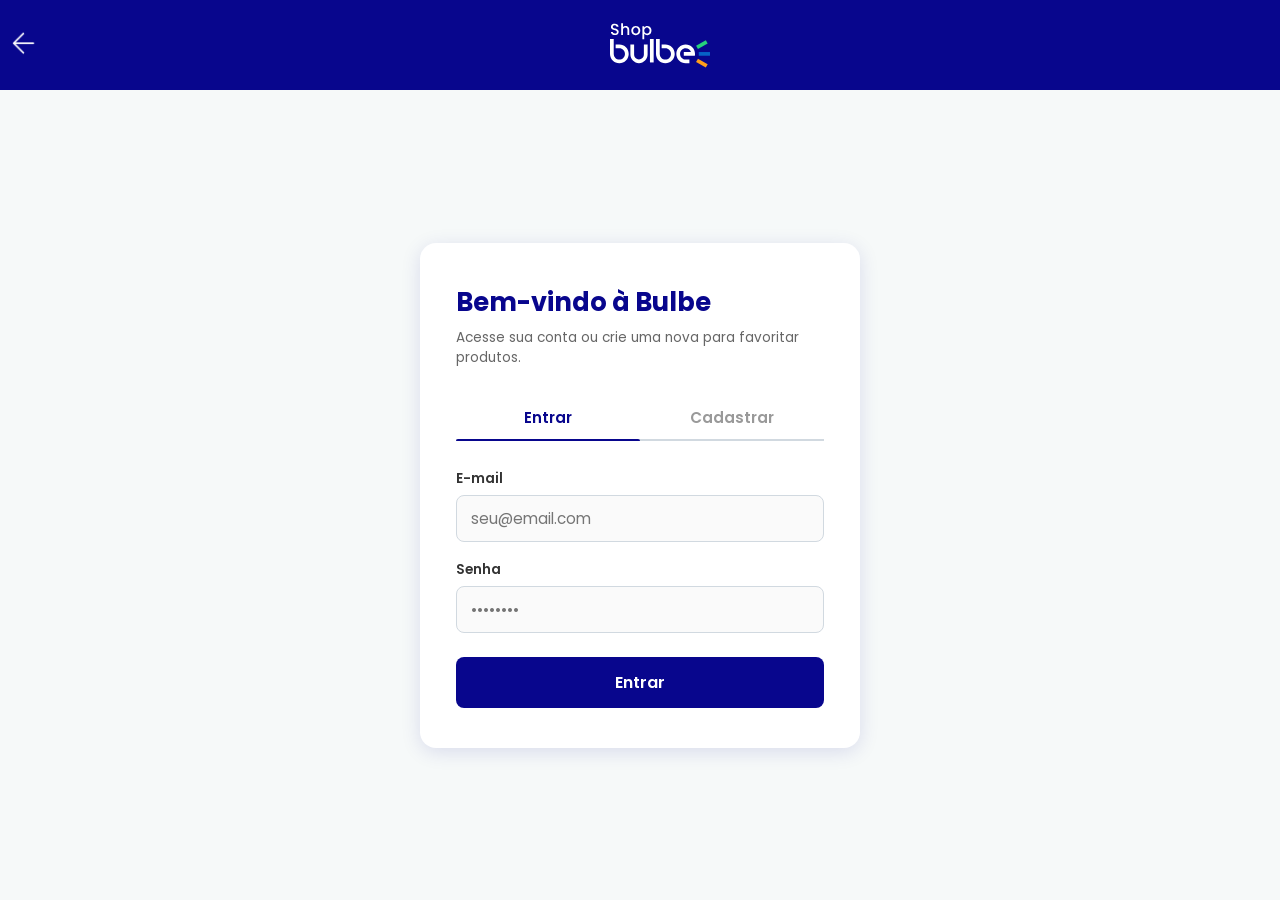
<file: index.html>
<!DOCTYPE html>
<html lang="pt-BR">

<head>
  <meta charset="UTF-8" />
  <meta name="viewport" content="width=device-width, initial-scale=1.0" />
  <title>Página Home</title>
  <link rel="stylesheet" href="./assets/style.css" />
  <link rel="preconnect" href="https://fonts.googleapis.com" />
  <link rel="preconnect" href="https://fonts.gstatic.com" crossorigin />
  <link
    href="https://fonts.googleapis.com/css2?family=Poppins:ital,wght@0,100;0,200;0,300;0,400;0,500;0,600;0,700;0,800;0,900;1,100;1,200;1,300;1,400;1,500;1,600;1,700;1,800;1,900&display=swap"
    rel="stylesheet" />
</head>

<body>
  <header>
    <div class="parte-superior">
      <div class="itens-header">
        <div class="icon-seta">
          <img src="./assets/img/corner-up-left.png" alt="" id="seta" />
        </div>
        <a href="./index.html">
          <div class="logo-bulbe">
            <img src="./assets/img/bulbe-shop.svg" alt="" id="bulbe" />
          </div>
        </a>
        <div class="sino-e-avatar">
          <a href="./paginas/favoritos.html">
            <div class="icon-sino">
              <img src="./assets/img/bookmark.svg" alt="" id="sino" />
            </div>
          </a>
          <div class="icon-user">
            <img src="./assets/img/Avatar.png" alt="" id="avatar" />
          </div>
        </div>
      </div>
    </div>
  </header>

  <div class="headerSpace"></div>



  <aside>
    <div class="pesquisa">
      <div class="barra-de-pesquisa">
        <div class="icon-lupa">
          <img src="./assets/img/lupa-icons.png" alt="" />
        </div>

        <input type="text" name="" id="pesquisa" placeholder="Pesquisa" />
        <div id="container-produtos-pesquisa"></div>
      </div>

    </div>

    <div class="empresa-principal">
      <a href="./paginas/afiliadosAraujo.html">
        <div class="caixa-empresa">
          <div class="empresa-1"></div>
          <div class="nome-empresa">Araújo</div>
        </div>
      </a>
      <a href="./paginas/afiliadosLeroy.html">
        <div class="caixa-empresa">
          <div class="empresa-2"></div>
          <div class="nome-empresa">Leroy Merlin</div>
        </div>
      </a>

      <a href="./paginas/afiliadosAmazon.html">
        <div class="caixa-empresa">
          <div class="empresa-3"></div>
          <div class="nome-empresa">Amazon</div>
        </div>
      </a>

      <a href="./paginas/afiliadosPositivo.html">
        <div class="caixa-empresa">
          <div class="empresa-4"></div>
          <div class="nome-empresa">Positivo</div>
        </div>
      </a>

      <a href="/paginas/afiliadosPonto.html">
        <div class="caixa-empresa">
          <div class="empresa-5"></div>
          <div class="nome-empresa">Ponto</div>
        </div>

      </a>
    </div>
  </aside>


  <main>
    <div class="corpo-principal">
      <div class="titulo">Ofertas na Bulbe</div>
      <div class="imagem-banner">
        <picture>
          <!-- Banner largo apenas no desktop/web; mobile e tablet mantêm o Banner1 -->
          <source media="(min-width: 1025px)" srcset="./assets/img/banner-web.png" />
          <img src="./assets/img/Banner1.png" alt="Aproveite nossos produtos selecionados — Casa, Energia e Lazer" loading="lazy" />
        </picture>
      </div>
    </div>
    <!-- <div class="bolinhas-de-selecao">
    <div class="bolinha1"></div>
    <div class="bolinha2"></div>
  </div> -->

    <div class="carrossel-categorias">
      <div class="icones-categorias">


        <a href="/paginas/categoria.html?categoria=Casa Inteligente">
          <div class="icone-texto-categoria">
            <div class="fundo-imagem-icone">
              <div class="imagem-icone1"></div>
            </div>
            <div class="nome-icone">Casa Inteligente</div>
          </div>
        </a>

        <a href="/paginas/categoria.html?categoria=Eletrodomésticos">
          <div class="icone-texto-categoria">
            <div class="fundo-imagem-icone">
              <div class="imagem-icone2"></div>
            </div>
            <div class="nome-icone">Eletrodomésticos</div>
          </div>
        </a>

        <a href="/paginas/categoria.html?categoria=Eletrônicos">
          <div class="icone-texto-categoria">
            <div class="fundo-imagem-icone">
              <div class="imagem-icone3"></div>
            </div>
            <div class="nome-icone">Eletrônicos</div>
          </div>
        </a>

        <a href="/paginas/categoria.html?categoria=Esporte e Lazer">
          <div class="icone-texto-categoria">
            <div class="fundo-imagem-icone">
              <div class="imagem-icone4"></div>
            </div>
            <div class="nome-icone">Esporte e Lazer</div>
          </div>
        </a>

        <a href="/paginas/categoria.html?categoria=Energia Solar">
          <div class="icone-texto-categoria">
            <div class="fundo-imagem-icone">
              <div class="imagem-icone5"></div>
            </div>
            <div class="nome-icone">Energia Solar</div>
          </div>
        </a>



      </div>
    </div>


    <div class="sessao-card">
      <div class="titulo-sessao-card">
        Principais
      </div>

      <div class="carrossel" id="carrossel-principais">
      </div>
    </div>

    <div class="sessao-card">
      <div class="titulo-sessao-card">
        Linha Ecológica
      </div>

      <div class="carrossel" id="carrossel-eco">
      </div>
    </div>

    <div class="sessao-card">
      <div class="titulo-sessao-card">
        Lançamentos
      </div>

      <div class="carrossel" id="carrossel-lançamentos">
      </div>
    </div>


    <script src="/scripts/api.js"></script>
  <script src="/scripts/auth-header.js"></script>
    <script src="/scripts/admin-badge.js"></script>
    <script src="scripts/script.js"></script>
  </main>
</body>
</file>
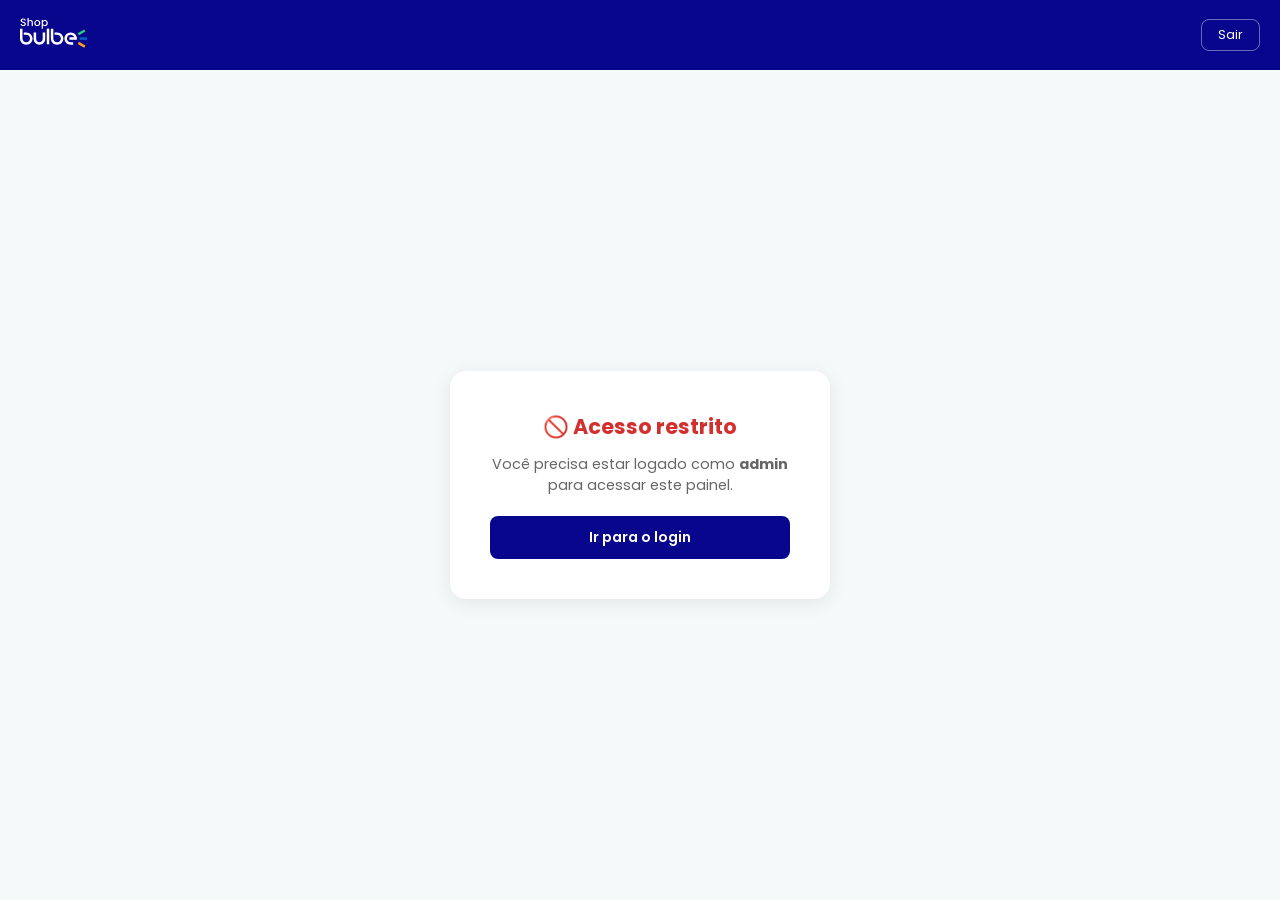
<file: paginas/admin.html>
<!DOCTYPE html>
<html lang="pt-BR">
<head>
  <meta charset="UTF-8" />
  <meta name="viewport" content="width=device-width, initial-scale=1.0" />
  <title>Painel Admin — Bulbe</title>
  <link rel="preconnect" href="https://fonts.googleapis.com" />
  <link rel="preconnect" href="https://fonts.gstatic.com" crossorigin />
  <link href="https://fonts.googleapis.com/css2?family=Poppins:wght@400;500;600;700&display=swap" rel="stylesheet" />
  <link rel="stylesheet" href="../assets/style-admin.css" />
</head>
<body>

<header>
  <a href="/index.html">
    <img src="/assets/img/bulbe-shop.svg" alt="Bulbe" id="logo-admin" />
  </a>
  <span id="nome-admin"></span>
  <button id="btn-sair">Sair</button>
</header>

<!-- Acesso negado -->
<div id="acesso-negado">
  <div class="negado-box">
    <h2>🚫 Acesso restrito</h2>
    <p>Você precisa estar logado como <strong>admin</strong> para acessar este painel.</p>
    <a href="/paginas/login.html" class="btn-primario">Ir para o login</a>
  </div>
</div>

<!-- Conteúdo admin -->
<div id="conteudo-admin" style="display:none">

  <nav class="abas">
    <button class="aba ativa" data-aba="produtos">📦 Produtos</button>
    <button class="aba" data-aba="afiliados">🏪 Afiliados</button>
    <button class="aba" data-aba="api">⚙️ API</button>
    <button class="aba" data-aba="usuarios">👥 Usuários</button>
  </nav>

  <main>

    <!-- ═══ ABA PRODUTOS ═══ -->
    <div class="secao ativa" id="secao-produtos">

      <div class="card-form">
        <h2>➕ Novo Produto</h2>
        <form id="form-produto">
          <div class="grid-2">
            <div class="campo full">
              <label>Nome *</label>
              <input type="text" id="p-nome" placeholder="Ex: Painel Solar 400W" required />
            </div>
            <div class="campo">
              <label>Preço (R$) *</label>
              <input type="number" id="p-preco" placeholder="1200.00" step="0.01" min="0.01" required />
            </div>
            <div class="campo">
              <label>Categoria *</label>
              <select id="p-categoria" required>
                <option value="">Selecione...</option>
                <option>Energia Solar</option>
                <option>Casa Inteligente</option>
                <option>Eletrônicos</option>
                <option>Eletrodomésticos</option>
                <option>Esporte e Lazer</option>
                <option>Informática</option>
                <option>Saúde</option>
              </select>
            </div>
            <div class="campo">
              <label>Loja (afiliado) *</label>
              <select id="p-loja" required>
                <option value="">Carregando...</option>
              </select>
            </div>
            <div class="campo full">
              <label>Descrição</label>
              <textarea id="p-descricao" placeholder="Descrição do produto..."></textarea>
            </div>
            <div class="campo">
              <label>Imagem (nome do arquivo)</label>
              <input type="text" id="p-imagem" placeholder="painel-400w.jpg" />
            </div>
            <div class="campo">
              <label>Link afiliado</label>
              <input type="url" id="p-link" placeholder="https://..." />
            </div>
          </div>
          <button type="submit" class="btn-primario" id="btn-criar-produto">Cadastrar Produto</button>
        </form>
      </div>

      <div class="card-form">
        <h2>📦 Produtos cadastrados</h2>
        <div id="lista-produtos"><p class="loading">Carregando produtos...</p></div>
      </div>
    </div>

    <!-- ═══ ABA AFILIADOS ═══ -->
    <div class="secao" id="secao-afiliados">

      <div class="card-form">
        <h2>➕ Novo Afiliado</h2>
        <form id="form-afiliado">
          <div class="grid-2">
            <div class="campo">
              <label>Nome *</label>
              <input type="text" id="a-nome" placeholder="Ex: Shopee" required />
            </div>
            <div class="campo">
              <label>Slug *</label>
              <input type="text" id="a-slug" placeholder="Ex: shopee" required />
            </div>
            <div class="campo">
              <label>Logo (nome do arquivo)</label>
              <input type="text" id="a-logo" placeholder="icon-shopee.png" />
            </div>
            <div class="campo">
              <label>Site *</label>
              <input type="url" id="a-site" placeholder="https://shopee.com.br" required />
            </div>
          </div>
          <button type="submit" class="btn-primario" id="btn-criar-afiliado">Cadastrar Afiliado</button>
        </form>
      </div>

      <div class="card-form">
        <h2>🏪 Afiliados cadastrados</h2>
        <div id="lista-afiliados"><p class="loading">Carregando afiliados...</p></div>
      </div>
    </div>

    <!-- ═══ ABA API ═══ -->
    <div class="secao" id="secao-api">
      <div class="card-form">
        <h2>⚙️ Configuração da API</h2>

        <div class="status-api">
          <span id="indicador-status" class="indicador"></span>
          <span id="texto-status">Verificando conexão...</span>
        </div>

        <div class="campo" style="margin-top: 20px">
          <label>URL base da API</label>
          <input type="url" id="api-url" placeholder="http://localhost:3000/api/v1" />
        </div>

        <div class="api-acoes">
          <button class="btn-primario" id="btn-salvar-url">Salvar URL</button>
          <button class="btn-secundario" id="btn-testar-url">Testar conexão</button>
          <button class="btn-secundario" id="btn-resetar-url">Resetar padrão</button>
        </div>

        <div id="resultado-teste" class="resultado-teste" style="display:none"></div>
      </div>
    </div>

    <!-- ═══ ABA USUÁRIOS ═══ -->
    <div class="secao" id="secao-usuarios">
      <div class="card-form">
        <h2>👥 Usuários cadastrados</h2>
        <div id="lista-usuarios"><p class="loading">Carregando usuários...</p></div>
      </div>
    </div>

  </main>
</div>

<!-- Modal de edição de produto -->
<div id="overlay">
  <div id="modal-edicao">
    <h2>✏️ Editar Produto</h2>
    <input type="hidden" id="edit-id" />
    <div class="grid-2">
      <div class="campo full">
        <label>Nome</label>
        <input type="text" id="edit-nome" />
      </div>
      <div class="campo">
        <label>Preço (R$)</label>
        <input type="number" id="edit-preco" step="0.01" min="0.01" />
      </div>
      <div class="campo">
        <label>Categoria</label>
        <select id="edit-categoria">
          <option>Energia Solar</option>
          <option>Casa Inteligente</option>
          <option>Eletrônicos</option>
          <option>Eletrodomésticos</option>
          <option>Esporte e Lazer</option>
          <option>Informática</option>
          <option>Saúde</option>
        </select>
      </div>
      <div class="campo">
        <label>Imagem (nome do arquivo)</label>
        <input type="text" id="edit-imagem" />
      </div>
      <div class="campo full">
        <label>Descrição</label>
        <textarea id="edit-descricao"></textarea>
      </div>
      <div class="campo full">
        <label>Link afiliado</label>
        <input type="url" id="edit-link" />
      </div>
    </div>
    <div class="modal-acoes">
      <button class="btn-cancelar" id="btn-cancelar-edicao">Cancelar</button>
      <button class="btn-primario" id="btn-salvar-edicao">Salvar alterações</button>
    </div>
  </div>
</div>

<!-- Toast -->
<div id="toast"></div>

<script src="/scripts/api.js"></script>
  <script src="/scripts/auth-header.js"></script>
<script src="/scripts/admin.js"></script>
</body>
</html>
</file>
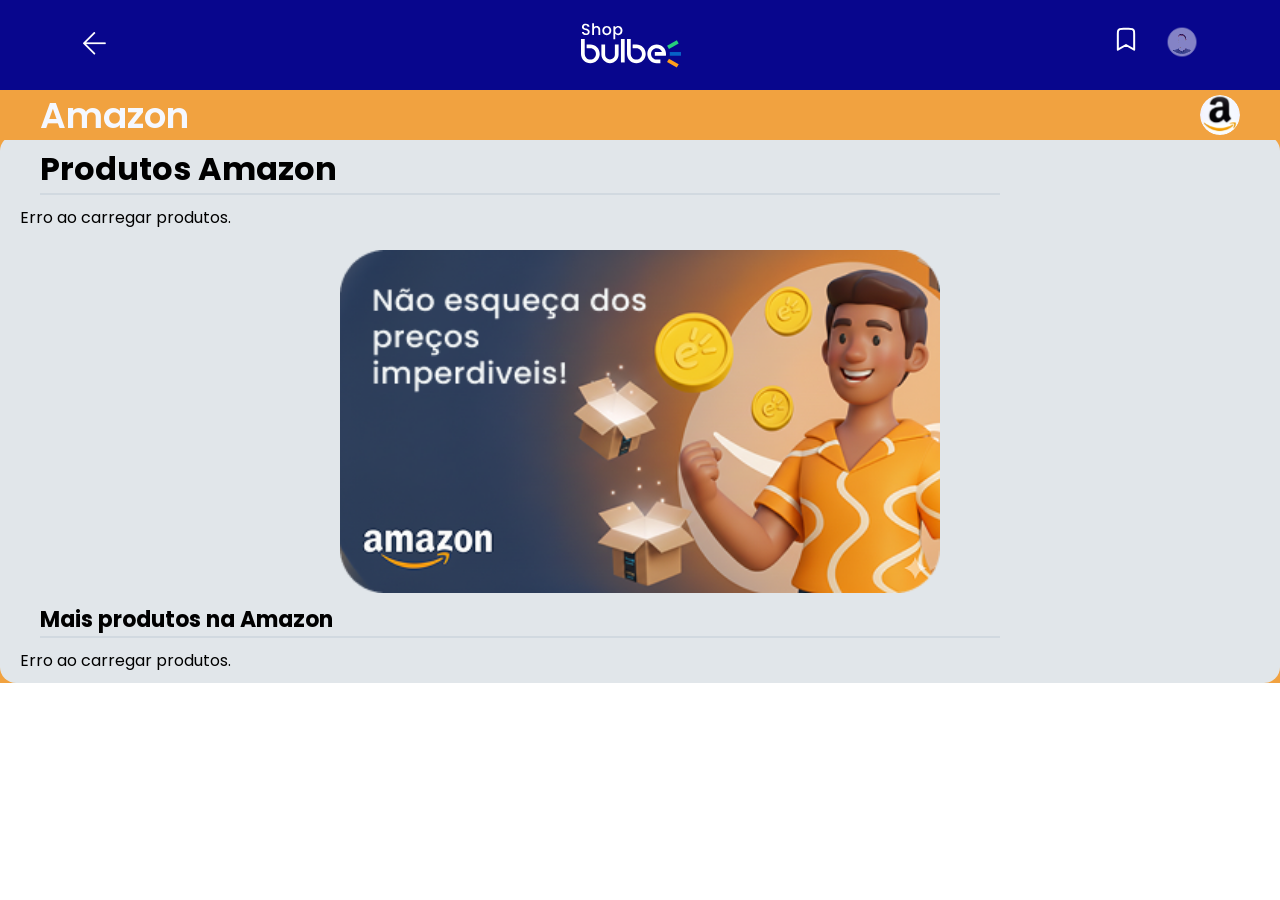
<file: paginas/afiliadosAmazon.html>
﻿<!DOCTYPE html>
<html lang="en">
<head>
  <meta charset="UTF-8">
  <meta name="viewport" content="width=device-width, initial-scale=1.0">
  <title>Afiliados</title>
  <link rel="stylesheet" href="/assets/style-afiliados.css">
   <link
    href="https://fonts.googleapis.com/css2?family=Poppins:ital,wght@0,100;0,200;0,300;0,400;0,500;0,600;0,700;0,800;0,900;1,100;1,200;1,300;1,400;1,500;1,600;1,700;1,800;1,900&display=swap"
    rel="stylesheet" />
</head>
<body class="amazon">

  <header>
    <div class="parte-superior">
      <div class="itens-header">
          <div class="icon-seta">
            <img src="/assets/img/corner-up-left.png" alt="" id="seta" />
          </div>
        <a href="/index.html">
        <div class="logo-bulbe">
          <img src="/assets/img/bulbe-shop.svg" alt="" id="bulbe" />
        </div></a>
        <div class="sino-e-avatar">
          <a href="/paginas/favoritos.html"><div class="icon-sino">
            <img src="/assets/img/bookmark.svg" alt="" id="sino" />
          </div></a>
          <div class="icon-user">
            <img src="/assets/img/Avatar.png" alt="" id="avatar" />
          </div>
        </div>
      </div>
    </div>
    <div class="arealogo">
    <h1 class="nome-empresa">Amazon</h1>
    <div class="logo"></div>
    </div>
    
  </header>

  <div class="headerSpace">
  </div>

  <main>
  <div class="scroll">
    <section>
      <h1 class="nomeAfiliado">Produtos <span class="nome-empresa-afiliado">Amazon</span></h1>
      
      <div class="areaItens">
        
        <div class="carrossel" id="carrossel-principal">
          </div>

        <div class="desconto">
          <img class="img-desconto"src="/assets/img/BannerAmazon.png" alt="desconto">
        </div>
        
        <div class="areaPequena">
          <h1 class="nomeCategoria">Mais produtos na Amazon</h1>
          
          <div class="carrossel" id="carrosselDois">
            </div>
        </div>

      </div>
    </section>
  </div>
</main>

  <script src="/scripts/api.js"></script>
  <script src="/scripts/auth-header.js"></script>
    <script src="/scripts/afiliadosrc.js"></script>
</body>
</html>
</file>
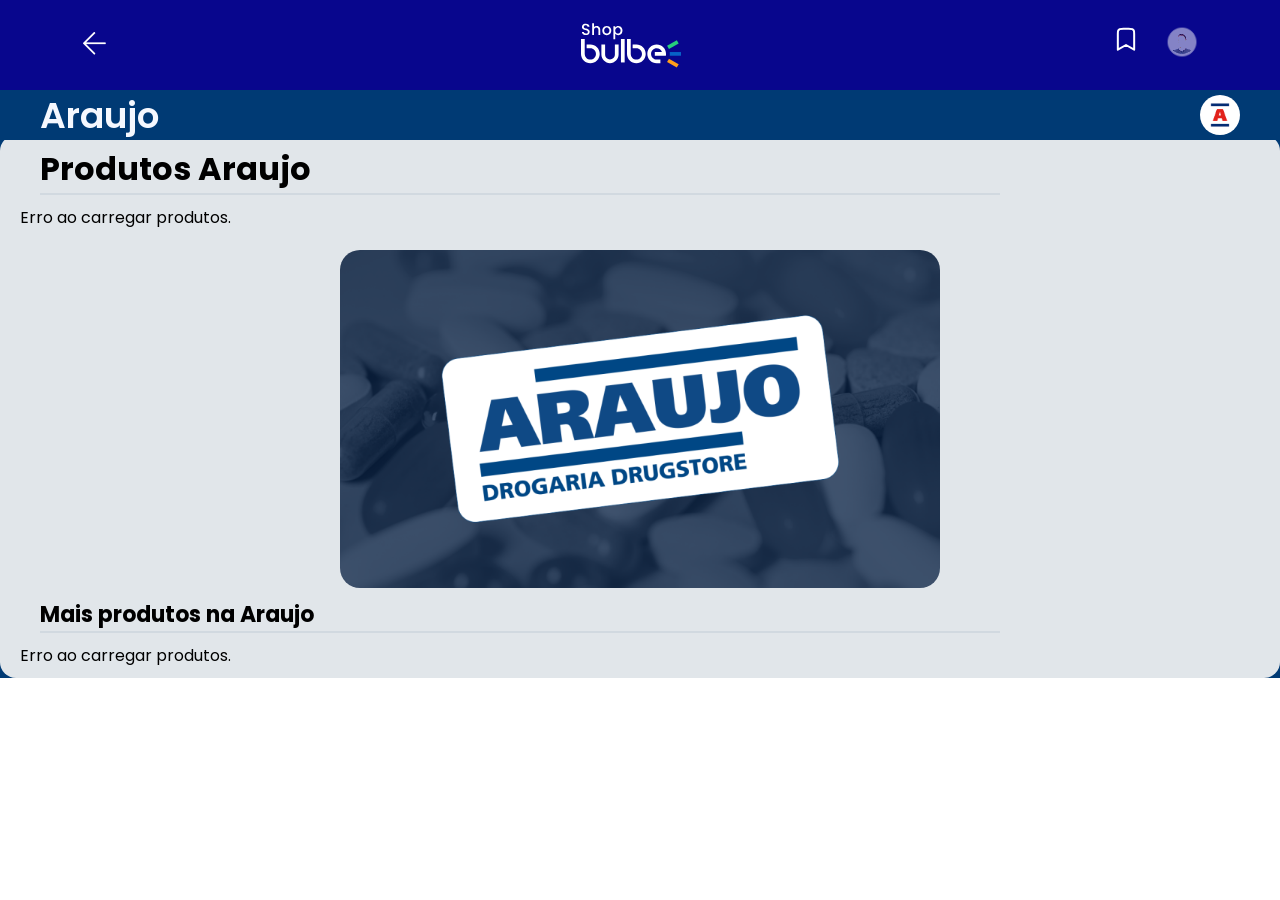
<file: paginas/afiliadosAraujo.html>
﻿<!DOCTYPE html>
<html lang="en">
<head>
  <meta charset="UTF-8">
  <meta name="viewport" content="width=device-width, initial-scale=1.0">
  <title>Afiliados</title>
  <link rel="stylesheet" href="/assets/style-afiliados.css">
   <link
    href="https://fonts.googleapis.com/css2?family=Poppins:ital,wght@0,100;0,200;0,300;0,400;0,500;0,600;0,700;0,800;0,900;1,100;1,200;1,300;1,400;1,500;1,600;1,700;1,800;1,900&display=swap"
    rel="stylesheet" />
</head>
<body class="araujo">

  <header>
    <div class="parte-superior">
      <div class="itens-header">
          <div class="icon-seta">
            <img src="/assets/img/corner-up-left.png" alt="" id="seta" />
          </div>
        <a href="/index.html">
        <div class="logo-bulbe">
          <img src="/assets/img/bulbe-shop.svg" alt="" id="bulbe" />
        </div></a>
        <div class="sino-e-avatar">
          <a href="/paginas/favoritos.html"><div class="icon-sino">
            <img src="/assets/img/bookmark.svg" alt="" id="sino" />
          </div></a>
          <div class="icon-user">
            <img src="/assets/img/Avatar.png" alt="" id="avatar" />
          </div>
        </div>
      </div>
    </div>
    <div class="arealogo">
    <h1 class="nome-empresa">Araujo</h1>
    <div class="logo"></div>
    </div>
    
  </header>

  <div class="headerSpace">
  </div>

  <main>
  <div class="scroll">
    <section>
      <h1 class="nomeAfiliado">Produtos <span class="nome-empresa-afiliado">Araujo</span></h1>
      
      <div class="areaItens">
        
        <div class="carrossel" id="carrossel-principal">
          </div>

        <div class="desconto">
          <img class="img-desconto"src="/assets/img/BannerAraujo.png" alt="desconto">
        </div>
        
        <div class="areaPequena">
          <h1 class="nomeCategoria">Mais produtos na Araujo</h1>
          
          <div class="carrossel" id="carrosselDois">
            </div>
        </div>

      </div>
    </section>
  </div>
</main>

  <script src="/scripts/api.js"></script>
  <script src="/scripts/auth-header.js"></script>
    <script src="/scripts/afiliadosrc.js"></script>
</body>
</html>
</file>
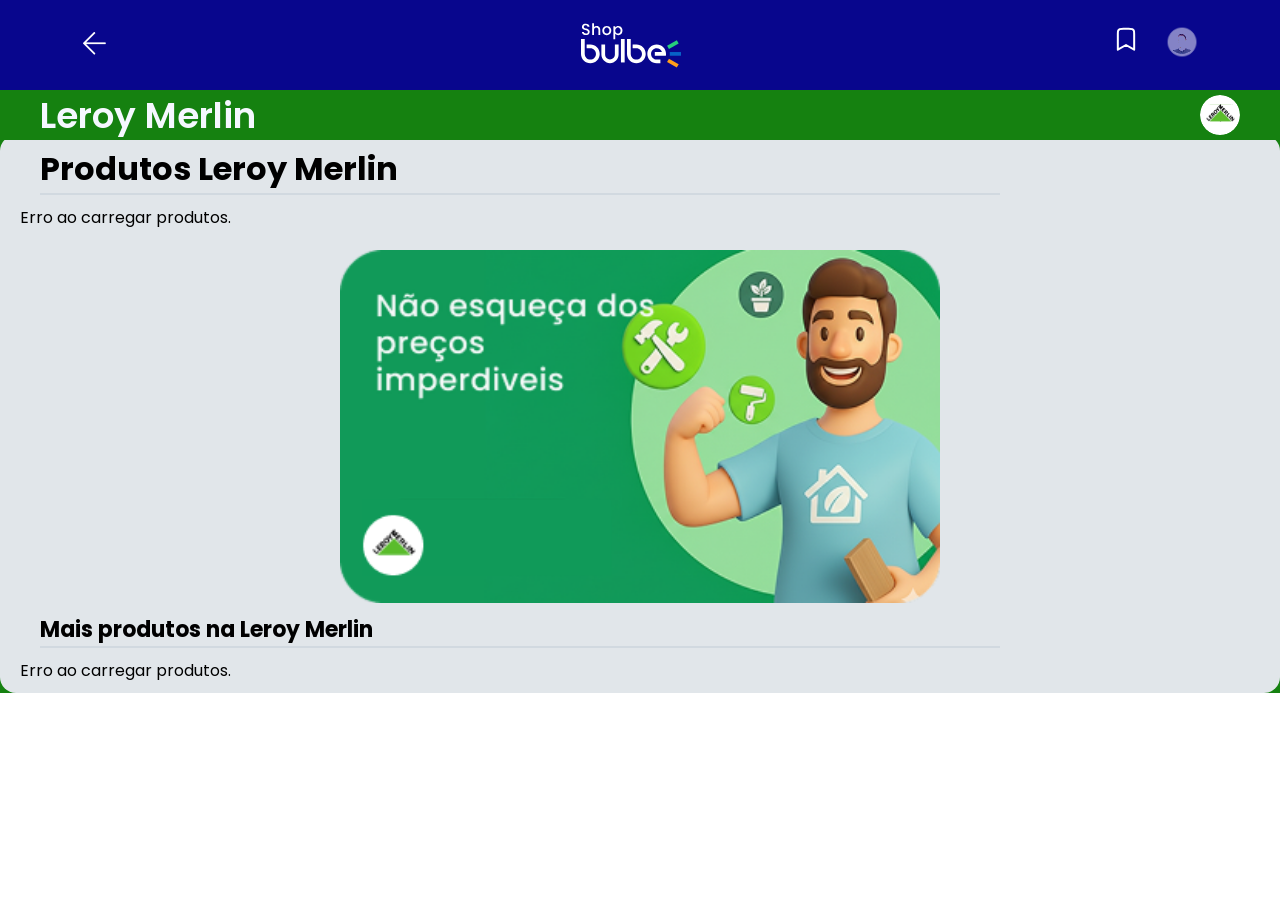
<file: paginas/afiliadosLeroy.html>
﻿<!DOCTYPE html>
<html lang="en">
<head>
  <meta charset="UTF-8">
  <meta name="viewport" content="width=device-width, initial-scale=1.0">
  <title>Afiliados</title>
  <link rel="stylesheet" href="/assets/style-afiliados.css">
   <link
    href="https://fonts.googleapis.com/css2?family=Poppins:ital,wght@0,100;0,200;0,300;0,400;0,500;0,600;0,700;0,800;0,900;1,100;1,200;1,300;1,400;1,500;1,600;1,700;1,800;1,900&display=swap"
    rel="stylesheet" />
</head>
<body class="leroy">

  <header>
    <div class="parte-superior">
      <div class="itens-header">
          <div class="icon-seta">
            <img src="/assets/img/corner-up-left.png" alt="" id="seta" />
          </div>
        <a href="/index.html">
        <div class="logo-bulbe">
          <img src="/assets/img/bulbe-shop.svg" alt="" id="bulbe" />
        </div></a>
        <div class="sino-e-avatar">
          <a href="/paginas/favoritos.html"><div class="icon-sino">
            <img src="/assets/img/bookmark.svg" alt="" id="sino" />
          </div></a>
          <div class="icon-user">
            <img src="/assets/img/Avatar.png" alt="" id="avatar" />
          </div>
        </div>
      </div>
    </div>
    <div class="arealogo">
    <h1 class="nome-empresa">Leroy Merlin</h1>
    <div class="logo"></div>
    </div>
    
  </header>

  <div class="headerSpace">
  </div>

  <main>
  <div class="scroll">
    <section>
      <h1 class="nomeAfiliado">Produtos <span class="nome-empresa-afiliado">Leroy Merlin</span></h1>
      
      <div class="areaItens">
        
        <div class="carrossel" id="carrossel-principal">
          </div>

        <div class="desconto">
          <img class="img-desconto"src="/assets/img/BannerLeroy.png" alt="desconto">
        </div>
        
        <div class="areaPequena">
          <h1 class="nomeCategoria">Mais produtos na Leroy Merlin</h1>
          
          <div class="carrossel" id="carrosselDois">
            </div>
        </div>

      </div>
    </section>
  </div>
</main>

  <script src="/scripts/api.js"></script>
  <script src="/scripts/auth-header.js"></script>
    <script src="/scripts/afiliadosrc.js"></script>
</body>
</html>
</file>
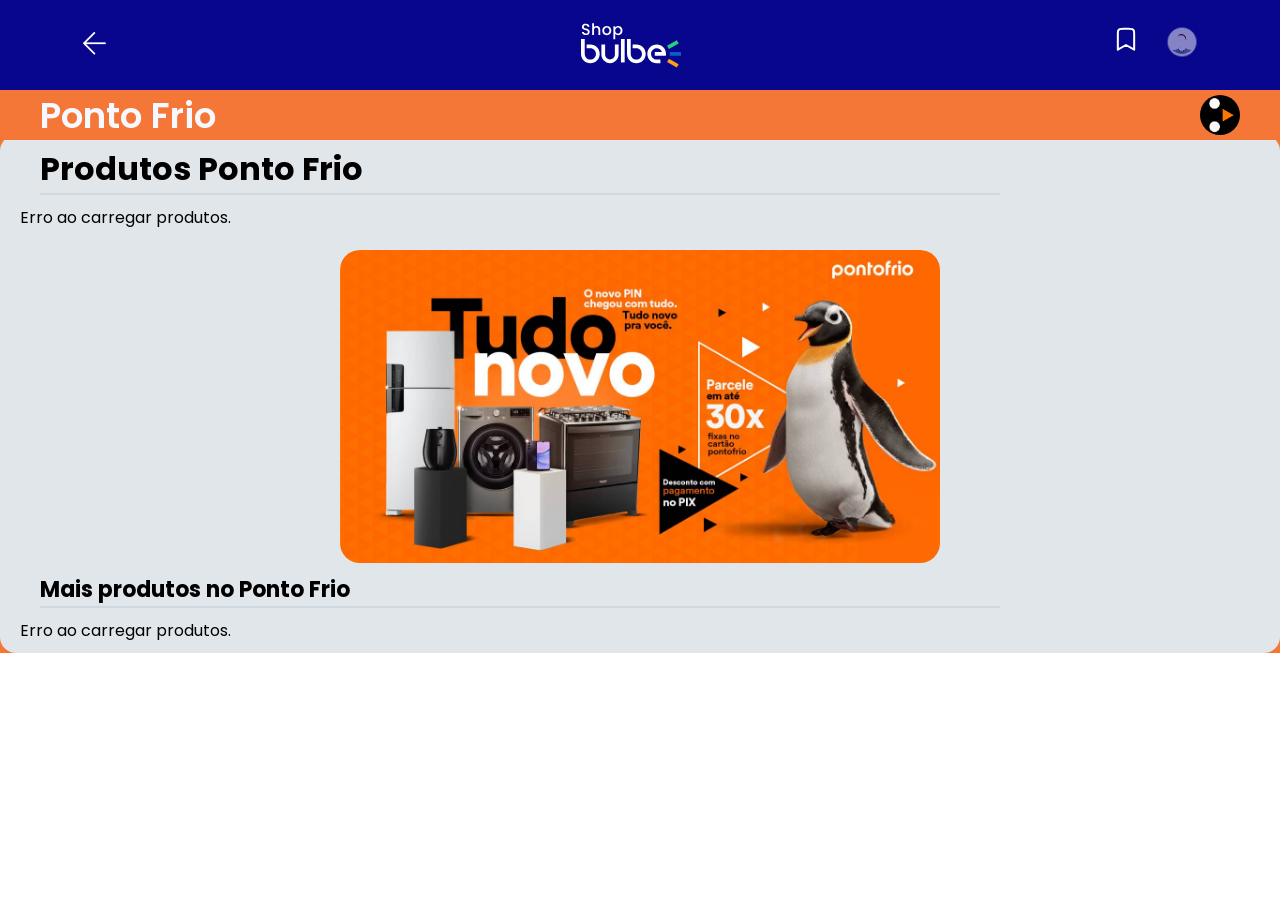
<file: paginas/afiliadosPonto.html>
﻿<!DOCTYPE html>
<html lang="en">
<head>
  <meta charset="UTF-8">
  <meta name="viewport" content="width=device-width, initial-scale=1.0">
  <title>Afiliados</title>
  <link rel="stylesheet" href="/assets/style-afiliados.css">
   <link
    href="https://fonts.googleapis.com/css2?family=Poppins:ital,wght@0,100;0,200;0,300;0,400;0,500;0,600;0,700;0,800;0,900;1,100;1,200;1,300;1,400;1,500;1,600;1,700;1,800;1,900&display=swap"
    rel="stylesheet" />
</head>
<body class="ponto">

  <header>
    <div class="parte-superior">
      <div class="itens-header">
          <div class="icon-seta">
            <img src="/assets/img/corner-up-left.png" alt="" id="seta" />
          </div>
        <a href="/index.html">
        <div class="logo-bulbe">
          <img src="/assets/img/bulbe-shop.svg" alt="" id="bulbe" />
        </div></a>
        <div class="sino-e-avatar">
          <a href="/paginas/favoritos.html"><div class="icon-sino">
            <img src="/assets/img/bookmark.svg" alt="" id="sino" />
          </div></a>
          <div class="icon-user">
            <img src="/assets/img/Avatar.png" alt="" id="avatar" />
          </div>
        </div>
      </div>
    </div>
    <div class="arealogo">
    <h1 class="nome-empresa">Ponto Frio</h1>
    <div class="logo"></div>
    </div>
    
  </header>

  <div class="headerSpace">
  </div>

  <main>
  <div class="scroll">
    <section>
      <h1 class="nomeAfiliado">Produtos <span class="nome-empresa-afiliado">Ponto Frio</span></h1>
      
      <div class="areaItens">
        
        <div class="carrossel" id="carrossel-principal">
          </div>

        <div class="desconto">
          <img class="img-desconto"src="/assets/img/BannerPonto.jpg" alt="desconto">
        </div>
        
        <div class="areaPequena">
          <h1 class="nomeCategoria">Mais produtos no Ponto Frio</h1>
          
          <div class="carrossel" id="carrosselDois">
            </div>
        </div>

      </div>
    </section>
  </div>
</main>

  <script src="/scripts/api.js"></script>
  <script src="/scripts/auth-header.js"></script>
    <script src="/scripts/afiliadosrc.js"></script>
</body>
</html>
</file>
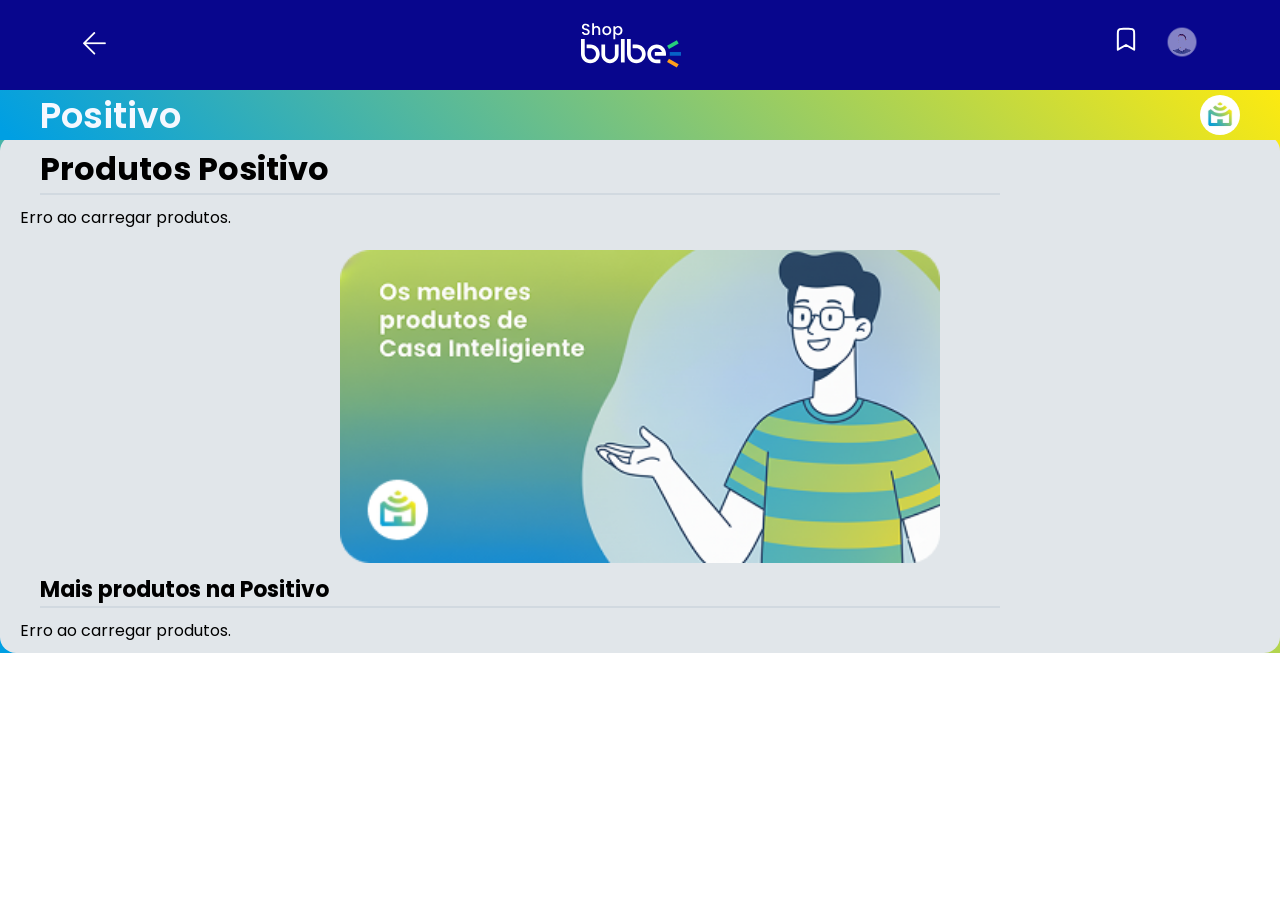
<file: paginas/afiliadosPositivo.html>
﻿<!DOCTYPE html>
<html lang="en">
<head>
  <meta charset="UTF-8">
  <meta name="viewport" content="width=device-width, initial-scale=1.0">
  <title>Afiliados</title>
  <link rel="stylesheet" href="/assets/style-afiliados.css">
   <link
    href="https://fonts.googleapis.com/css2?family=Poppins:ital,wght@0,100;0,200;0,300;0,400;0,500;0,600;0,700;0,800;0,900;1,100;1,200;1,300;1,400;1,500;1,600;1,700;1,800;1,900&display=swap"
    rel="stylesheet" />
</head>
<body class="positivo">

  <header>
    <div class="parte-superior">
      <div class="itens-header">
          <div class="icon-seta">
            <img src="/assets/img/corner-up-left.png" alt="" id="seta" />
          </div>
        <a href="/index.html">
        <div class="logo-bulbe">
          <img src="/assets/img/bulbe-shop.svg" alt="" id="bulbe" />
        </div></a>
        <div class="sino-e-avatar">
          <a href="/paginas/favoritos.html"><div class="icon-sino">
            <img src="/assets/img/bookmark.svg" alt="" id="sino" />
          </div></a>
          <div class="icon-user">
            <img src="/assets/img/Avatar.png" alt="" id="avatar" />
          </div>
        </div>
      </div>
    </div>
    <div class="arealogo">
    <h1 class="nome-empresa">Positivo</h1>
    <div class="logo"></div>
    </div>
    
  </header>

  <div class="headerSpace">
  </div>

  <main>
  <div class="scroll">
    <section>
      <h1 class="nomeAfiliado">Produtos <span class="nome-empresa-afiliado">Positivo</span></h1>
      
      <div class="areaItens">
        
        <div class="carrossel" id="carrossel-principal">
          </div>

        <div class="desconto">
          <img class="img-desconto"src="/assets/img/Banner Leroy.png" alt="desconto">
        </div>
        
        <div class="areaPequena">
          <h1 class="nomeCategoria">Mais produtos na Positivo</h1>
          
          <div class="carrossel" id="carrosselDois">
            </div>
        </div>

      </div>
    </section>
  </div>
</main>

  <script src="/scripts/api.js"></script>
  <script src="/scripts/auth-header.js"></script>
    <script src="/scripts/afiliadosrc.js"></script>
</body>
</html>
</file>
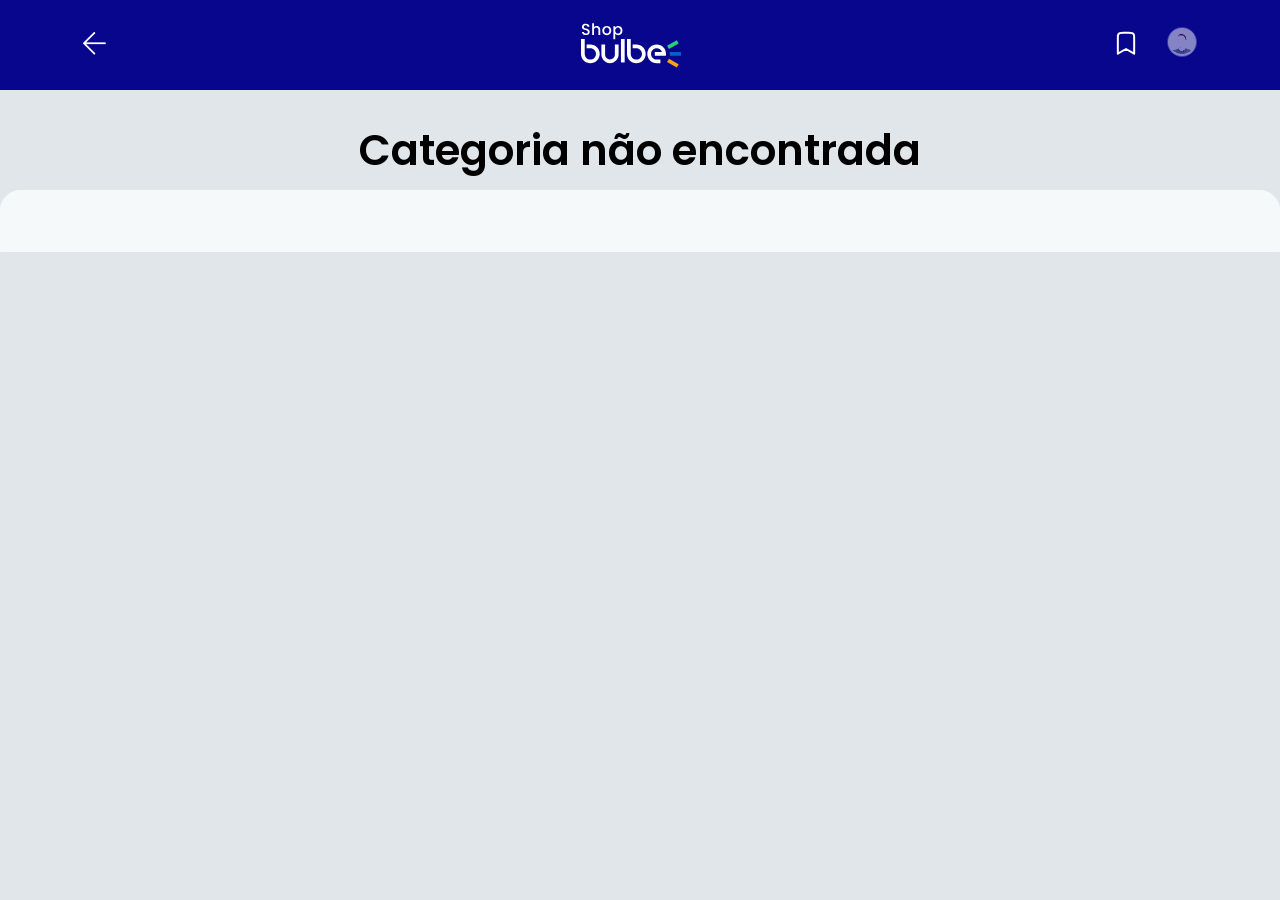
<file: paginas/categoria.html>
﻿<!DOCTYPE html>
<html lang="pt-BR">
  <head>
    <meta charset="UTF-8" />
    <meta name="viewport" content="width=device-width, initial-scale=1.0" />
    <title>Página Categorias</title>
    <link rel="stylesheet" href="/assets/style-categorias.css" />
    <link rel="preconnect" href="https://fonts.googleapis.com" />
    <link rel="preconnect" href="https://fonts.gstatic.com" crossorigin />
    <link
      href="https://fonts.googleapis.com/css2?family=Poppins:ital,wght@0,100;0,200;0,300;0,400;0,500;0,600;0,700;0,800;0,900;1,100;1,200;1,300;1,400;1,500;1,600;1,700;1,800;1,900&display=swap"
      rel="stylesheet"
    />
  </head>

  <body>
    <!-- HEADER -->
    <header>
      <div class="parte-superior">
        <div class="itens-header">
            <div class="icon-seta">
              <img src="/assets/img/corner-up-left.png" alt="Voltar" id="seta" />
            </div>

          <a href="/index.html">
            <div class="logo-bulbe">
              <img src="/assets/img/bulbe-shop.svg" alt="Logo Bulbe" id="bulbe" />
            </div>
          </a>

          <div class="sino-e-avatar">
            <a href="/paginas/favoritos.html">
              <div class="icon-sino">
                <img src="/assets/img/bookmark.svg" alt="Favoritos" id="sino" />
              </div>
            </a>
            <div class="icon-user">
              <img src="/assets/img/Avatar.png" alt="Usuário" id="avatar" />
            </div>
          </div>
        </div>
      </div>
    </header>

    <!-- CONTEÚDO PRINCIPAL -->
    <main>
      <!-- Cabeçalho da categoria -->
      <div class="categoria">
        <h3 id="classe">Carregando...</h3>
      </div>
        <!-- <div id="icon-lampada">
          <img src="/assets/img/lightbulb-04.png" alt="Ícone Categoria" id="lampada" />
        </div>
      </div> -->

      <!-- Lista de produtos (renderizada via JS) -->
      <div class="area-produtos">
        <div id="lista-produtos"></div>
      </div>
    </main>

    <script src="/scripts/api.js"></script>
  <script src="/scripts/auth-header.js"></script>
    <script src="/scripts/src-catg.js"></script>
  </body>
</html>
</file>
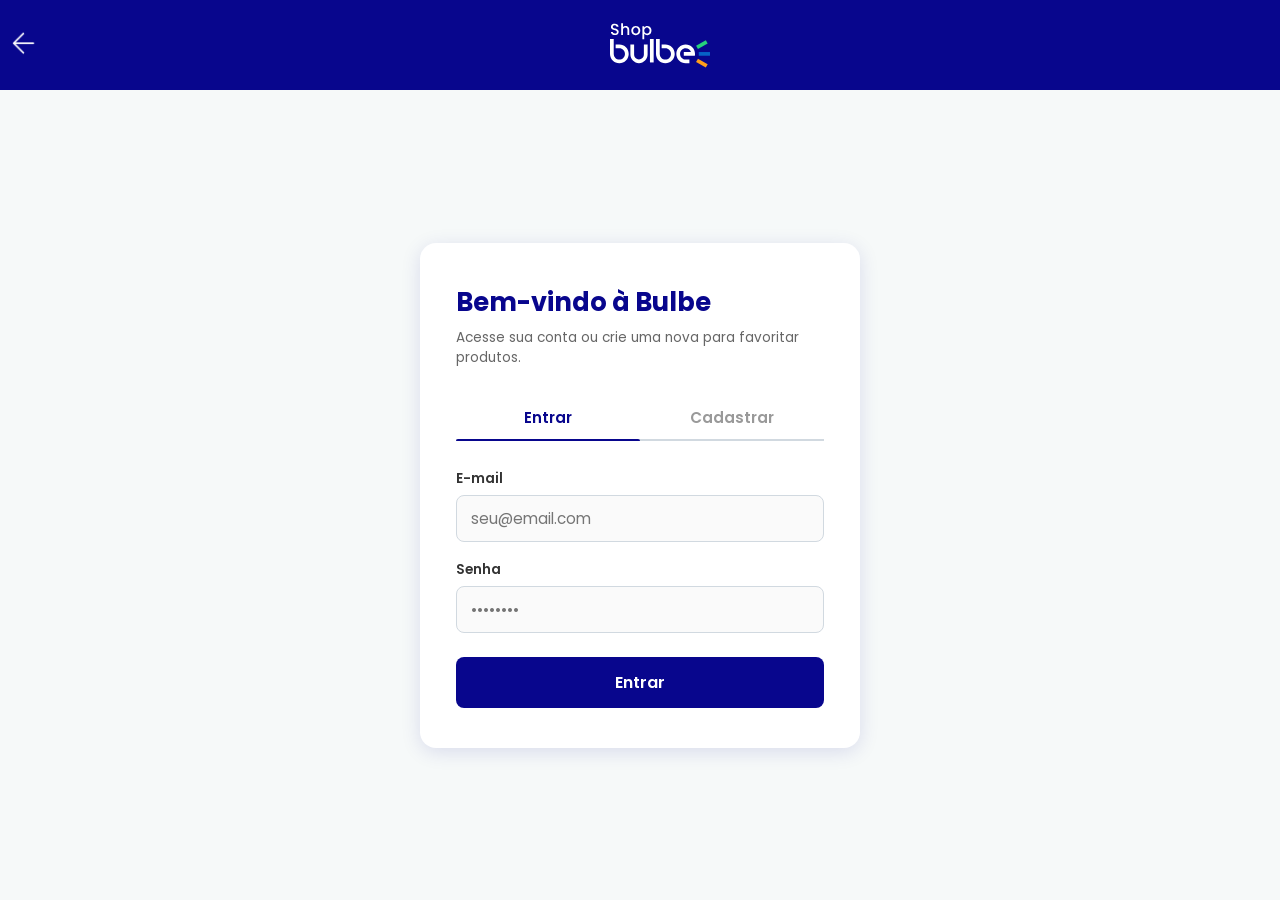
<file: paginas/favoritos.html>
﻿<!DOCTYPE html>
<html lang="en">
  <head>
    <meta charset="UTF-8" />
    <meta name="viewport" content="width=device-width, initial-scale=1.0" />
    <title>Página Favoritos</title>
    <link rel="stylesheet" href="/assets/style-favoritos.css" />
    <link rel="preconnect" href="https://fonts.googleapis.com" />
    <link rel="preconnect" href="https://fonts.gstatic.com" crossorigin />
    <link
      href="https://fonts.googleapis.com/css2?family=Poppins:ital,wght@0,100;0,200;0,300;0,400;0,500;0,600;0,700;0,800;0,900;1,100;1,200;1,300;1,400;1,500;1,600;1,700;1,800;1,900&display=swap"
      rel="stylesheet"
    />
  </head>
    <header>
    <div class="parte-superior">
      <div class="itens-header">
       <div class="icon-seta">
          <img src="/assets/img/corner-up-left.png" alt="" id="seta" />
        </div>
        <a href="/index.html">
        <div class="logo-bulbe">
          <img src="/assets/img/bulbe-shop.svg" alt="" id="bulbe" />
        </div></a>
        <div class="sino-e-avatar">
          <a href="/paginas/favoritos.html"><div class="icon-sino">
            <img src="/assets/img/FavoritosNaPag.svg" alt="" id="sino" />
          </div></a>
          <div class="icon-user">
            <img src="/assets/img/Avatar.png" alt="" id="avatar" />
          </div>
        </div>
      </div>
    </div>
  </header>

  <body>
     <main>
      <div class="titulo">
        <h1>Favoritos</h1>
        <div class="icone-fav"></div>
      </div>

      <section class="caixa">
        
        <div class="produto">
          <div class="x"></div>
                <div class="ftproduto1"></div>
                <div class="espe">
                    <h2 class="nome-produto">Lixeira Inteligente</h2>
                    <h2 class="preco">R$ 139.00</h2>
                    <a href="/paginas/produto.html">
                    <button>Comprar</button></a>
                    
                </div>
        </div>
          <div class="produto">
              <div class="x"></div>
              <div class="ftproduto2"></div>
              <div class="espe">
                  <h2 class="nome-produto">Smart Lâmpada</h2>
                  <h2 class="preco">R$ 49.90</h2>
                  <button>Comprar</button>
              </div>
          </div>
  
          <div class="produto">
            <div class="x"></div>
              <div class="ftproduto3"></div>
              <div class="espe">
                  <h2 class="nome-produto">Tomada Smart</h2>
                  <h2 class="preco">R$ 189.90</h2>
                  <button>Comprar</button>
              </div>
          </div>
  
          <div class="produto">
            <div class="x"></div>
              <div class="ftproduto4"></div>
              <div class="espe">
                  <h2 class="nome-produto">Luminária Solar com Sensor</h2>
                  <h2 class="preco">R$ 36.90</h2>
                  <button>Comprar</button>
              </div>
          </div>
        </section>
        <button class="botao-mais">+</button> 
    </main> 

    <script src="/scripts/api.js"></script>
  <script src="/scripts/auth-header.js"></script>
    <script src="/scripts/favoritos.js"></script>

  </body>
</file>
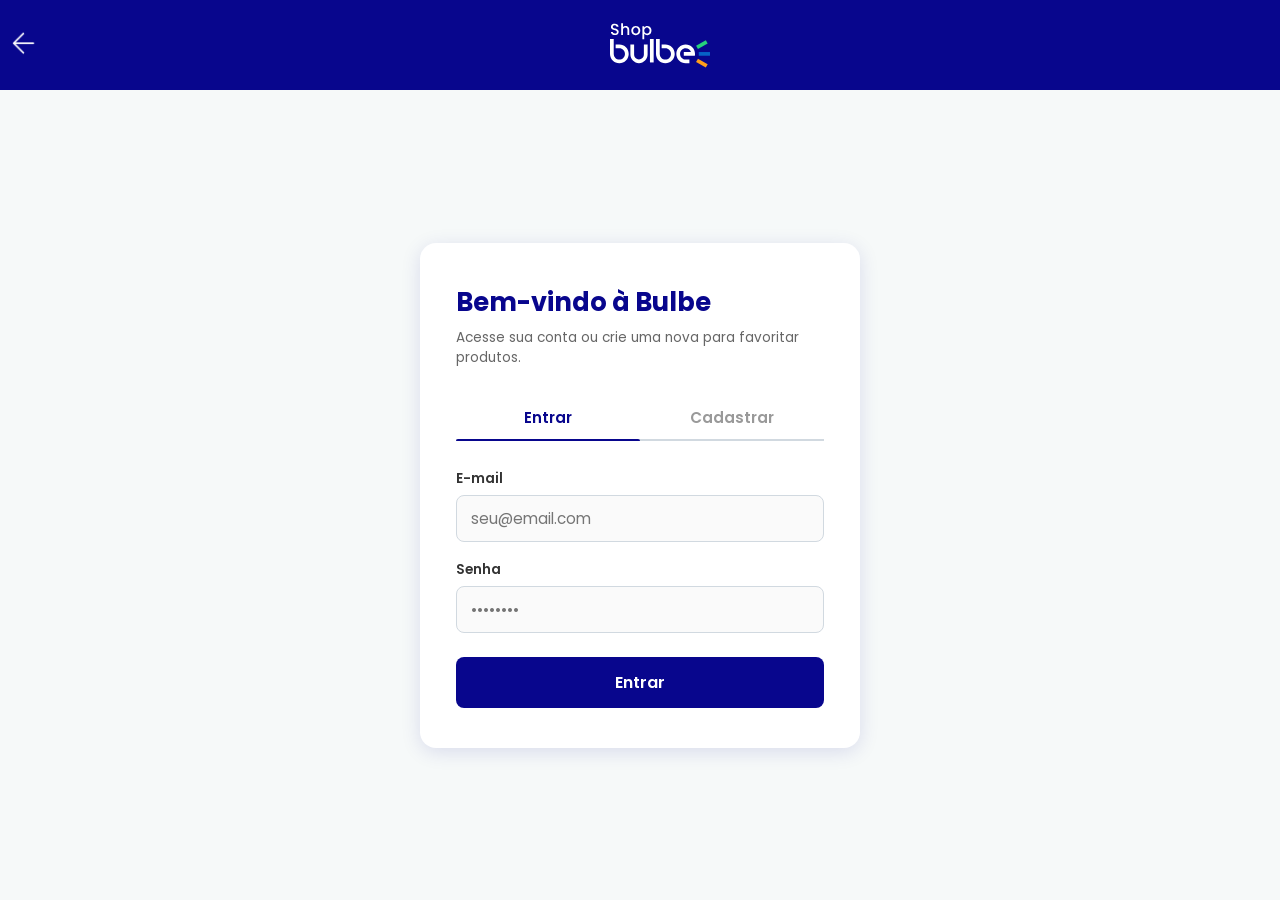
<file: paginas/login.html>
<!DOCTYPE html>
<html lang="pt-BR">

<head>
  <meta charset="UTF-8" />
  <meta name="viewport" content="width=device-width, initial-scale=1.0" />
  <title>Login — Bulbe</title>
  <link rel="stylesheet" href="/assets/style-login.css" />
  <link rel="preconnect" href="https://fonts.googleapis.com" />
  <link rel="preconnect" href="https://fonts.gstatic.com" crossorigin />
  <link
    href="https://fonts.googleapis.com/css2?family=Poppins:wght@300;400;500;600;700&display=swap"
    rel="stylesheet"
  />
</head>

<body>
  <header>
    <div class="parte-superior">
      <div class="itens-header">
        <div class="icon-seta">
          <img src="/assets/img/corner-up-left.png" alt="Voltar" id="seta" />
        </div>
        <a href="/index.html">
          <div class="logo-bulbe">
            <img src="/assets/img/bulbe-shop.svg" alt="Bulbe" id="bulbe" />
          </div>
        </a>
        <div style="width: 28px;"></div>
      </div>
    </div>
  </header>

  <main>
    <div class="login-card">
      <h1>Bem-vindo à Bulbe</h1>
      <p class="subtitulo">Acesse sua conta ou crie uma nova para favoritar produtos.</p>

      <!-- Abas -->
      <div class="tabs">
        <button class="tab-btn ativa" id="tab-login" type="button">Entrar</button>
        <button class="tab-btn" id="tab-cadastro" type="button">Cadastrar</button>
      </div>

      <!-- ── FORMULÁRIO DE LOGIN ── -->
      <div class="form-panel ativo" id="painel-login">
        <div class="msg-feedback" id="msg-login"></div>

        <div class="campo">
          <label for="login-email">E-mail</label>
          <input
            type="email"
            id="login-email"
            placeholder="seu@email.com"
            autocomplete="email"
          />
        </div>

        <div class="campo">
          <label for="login-senha">Senha</label>
          <input
            type="password"
            id="login-senha"
            placeholder="••••••••"
            autocomplete="current-password"
          />
        </div>

        <button class="btn-principal" id="btn-login" type="button">
          Entrar
        </button>
      </div>

      <!-- ── FORMULÁRIO DE CADASTRO ── -->
      <div class="form-panel" id="painel-cadastro">
        <div class="msg-feedback" id="msg-cadastro"></div>

        <div class="campo">
          <label for="cad-nome">Nome completo</label>
          <input
            type="text"
            id="cad-nome"
            placeholder="Seu nome"
            autocomplete="name"
          />
        </div>

        <div class="campo">
          <label for="cad-email">E-mail</label>
          <input
            type="email"
            id="cad-email"
            placeholder="seu@email.com"
            autocomplete="email"
          />
        </div>

        <div class="campo">
          <label for="cad-senha">Senha</label>
          <input
            type="password"
            id="cad-senha"
            placeholder="Mínimo 6 caracteres"
            autocomplete="new-password"
          />
        </div>

        <div class="campo">
          <label for="cad-confirma">Confirmar senha</label>
          <input
            type="password"
            id="cad-confirma"
            placeholder="Repita a senha"
            autocomplete="new-password"
          />
        </div>

        <button class="btn-principal" id="btn-cadastro" type="button">
          Criar conta
        </button>
      </div>
    </div>
  </main>

  <script src="/scripts/api.js"></script>
  <script src="/scripts/login.js"></script>
</body>

</html>
</file>
<file: assets/style.css>
* {
  padding: 0;
  margin: 0;
  box-sizing: border-box;
  font-family: "Poppins";
}

:root {
  --cor-fundo-branco: #ffffff;
  --cor-fundo-imagem: #dddada;
  --cor-das-bordas-pesquisa: #c2c2c2;
  --cor-caixa-carrossel: #f1a240;
  --cor-header-botao: #08068d;
  --cor-da-barra-pesquisa: #a4b3c1;
  --cor-do-fundo-aside: #e1e6ea;
  --cor-bolinha: #d2d9df;
  --cor-titulos:#151A1E; 
  --cor-borda-sessao-card:#D1D9E0;
  --cor-main: #F6F9F9;
  --cor-preço: #0B08C4;
}

body {
  width: 100vw;
  height: 99vh;
  background-color: var(--cor-do-fundo-aside);
}

.opacidade{
  opacity: 0%;
}
.corpo-principal {
  width: 100%;
  height: 100%;
  background-color: var(--cor-main);
  /* border: 1px solid var(--cor-header-botao); */
  display: flex;
  flex-direction: column;
  align-items: center;
  justify-content: center;
  border-top-left-radius: 20px;
  border-top-right-radius: 20px;
}

.parte-superior {
  display: flex;
  justify-content: space-evenly;
  align-items: center;
  height: 100%;
  width: 100%;
  background-color: var(--cor-header-botao);
}

header {
  position: fixed;
  top: 0;
  /* border: 1px solid rgb(255, 0, 0); */
  background-color: var(--cor-header-botao);
  height: 90px;
  width: 100%;
  z-index: 10;
}

.itens-header {
  display: flex;
  justify-content: space-between;
  align-items: center;
  width: 100%;
  height: 100%;
  padding-left: 10px;
  padding-right: 10px;
  z-index: 1;
}

.sino-e-avatar {
  display: flex;
  justify-content: space-between;
  width: 23%;
  height: 40px;
  align-items: center;
}

#bulbe {
  position: relative;
  left: 20px;
  bottom: -2px;
}

.espacamento-superior {
  width: 100%;
  height: 15vh;
  background-color: var(--cor-do-fundo-aside);
}

#pesquisa {
  
  padding-left: 40px;
  background-color: var(--cor-fundo-branco);
  width: 323px;
  height: 49px;
  border-radius: 20px;
  border: 0.5px solid var(--cor-das-bordas-pesquisa);
  /* border: 1px solid blue; */
  margin-top: -20px;


}

.pesquisa {
 
  margin-bottom: 9px;
  /* border: 1px solid orange; */

  height: 49px;
}

aside {
  width: 100%;
  height: 20vh;
  background-color: var(--cor-do-fundo-aside);
  display: flex;
  flex-direction: column;
  justify-content: center;
  align-items: center;
  margin-top: 90px;
}

.pesquisa ::placeholder {
  font-size: 15px;
}

.icon-lupa {
  position: relative;
  left: 8px;
  top: 17px;
  z-index: 0;
  width: 16px;
  height: 16px;
}

.empresa-principal {
  display: flex;
  flex-direction: row;
  gap: 30px;
  justify-content: center;
  align-items: center;
  margin-bottom: 40px;
}

.empresa-1,
.empresa-2,
.empresa-3,
.empresa-4,
.empresa-5 {
  width: 39px;
  height: 39px;
  /* background-color: white; */
  border-radius: 50px;
  /* border: 1px solid black; */
  display: flex;
  align-items: center;
  justify-content: center;
}

.empresa-1 {
  background-image: url(./img/icon-araujo.png);
  background-size: cover;
}

.empresa-2 {
  background-image: url(./img/Leroy.svg);
  background-size: contain;
  background-repeat: no-repeat;
}

.empresa-3 {
  background-image: url(./img/Amazon.svg);
  background-size: cover;
}

.empresa-4 {
  background-image: url(./img/icon-positivo.png);
  background-size: cover;
}

.empresa-5 {
  background-image: url(./img/icon-ponto.png);
  background-size: cover;
}

.caixa-empresa {
  /* border: 1px solid yellow; */
  display: flex;
  flex-direction: column;
  align-items: center;
  justify-content: center;
  width: 41px;
  height: 90%;
  position: relative;
  top: 30px;
}

.nome-empresa {
  font-size: 10px;
  display: flex;
  flex-direction: row;
  text-wrap: nowrap;
  justify-content: center;
  
}

a{
 text-decoration: none;
 color: var(--cor-titulos)
}

.empresa-principal {
  position: relative;
  bottom: 9px;
  display: flex;
  /* border: 1px solid pink; */
  align-items: last baseline;
  justify-content: center;
}

/* .slide-maior {
  display: flex;
  overflow-x: auto;
  scroll-snap-type: x mandatory;
  -webkit-overflow-scrolling: touch;
  gap: 15px;
  padding: 10px;
} */

/* .caixa-maior-carrossel {
    display: flex;
  transition: transform 0.5s ease;
} */
.titulo {
  width: 229px;
  height: 31px;
  font-weight: 600;
  font-size: 26px;
  display: flex;
  margin-right: 0px;
  margin-right: 112px;
  margin-top: 20px;
  color: var(--cor-titulos);
}

.caixa-maior-carrossel {
  margin-top: 15px;
  background-color: var(--cor-caixa-carrossel);
  width: 375px;
  height: 225px;
  color: var(--cor-fundo-branco);
  display: flex;
  flex-direction: column;
  align-items: center;
  justify-content: center;
  font-weight: 500;
  font-size: 26px;
  border-radius: 20px;
  gap: 10px;
  text-align: center;
}

.headerSpace{
    height: 30px;
    width: 100%;
  
}

 .imagem-banner{
  display: flex;
  justify-content: center;
  align-items: center; 
  width: 100%;
  max-width: 380px;   
  border-radius: 20px;
} 

.imagem-banner picture{
  display: block;
  width: 100%;
}

.imagem-banner img{
  width: 100%;
  height: auto;
  display: block;
  border-radius: 20px;
  object-fit: cover;
}

.titulo{
  display: flex;
  align-items: center;
  justify-content: flex-start;
  margin-bottom: 20px;
}

/* .escrita-interna {
  display: flex;
  word-wrap: break-word;
  width: 311px;
  text-align: left;
} */

/* .desconto {
  width: 139px;
  height: 47px;
  background-color: var(--cor-header-botao);
  border-radius: 20px;
  display: flex;
  align-items: center;
  justify-content: center;
} */

.imagem-carrossel {
  width: 39px;
  height: 39px;
  background-image: url(./img/icon-ponto.png);
  background-size: cover;
  border-radius: 100px;
  left: 160px;
  bottom: 50px;
  position: relative;
  z-index: 1;
}

.bolinha1,
.bolinha2 {
  height: 8px;
  width: 8px;
  border-radius: 100px;
}

.bolinha1 {
  border: 1px solid var(--cor-header-botao);
  background-color: var(--cor-header-botao);
}

.bolinha2 {
  border: 1px solid var(--cor-bolinha);
  background-color: var(--cor-bolinha);
}

.bolinhas-de-selecao {
  display: flex;
  gap: 5px;
  align-items: center;
  justify-content: center;
  /* border: 1px solid rgb(255, 0, 0); */
  position: relative;
  bottom: 30px;
}

.sessao-maior {
  display: flex;
  gap: 40px;
}

.caixa-sessao {
  width: 50px;
  height: 80px;
  background-color: var(--cor-header-botao);
  display: flex;
  justify-content: center;
  align-items: first baseline;
}

.sessao-1,.sessao-2,.sessao-3,.sessao-4,.sessao-5 {
  width: 61px;
  height: 66px;
  background-color: var(--cor-header-botao);
}

.icones-categorias {
  display: flex; /* Alinha os ícones lado a lado */
  gap: 15px; /* Espaço entre os ícones (reduzi um pouco) */
  padding: 30px 16px; /* Espaço nas bordas para o 1º e último item */
  
  /* Importante para o 'scroll-snap' funcionar com o padding */
  width: max-content;
  /* Centraliza quando cabe na tela; no mobile as margens auto viram 0 e o scroll continua */
  margin: 0 auto;
}

/* O ÍCONE (Estado Padrão / Inativo) */
.fundo-imagem-icone {
  background-color: var(--cor-header-botao);
  border-radius: 25px;
  display: flex;
  align-items: center;
  justify-content: center;
  margin: 0 auto;
  transition: all 0.3s ease;
  
  /* Padrão: Quadrado */
  width: 70px;
  height: 70px; 
}


.carrossel-categorias {
  width: 100%; /* Garante que ocupe a largura toda */
  overflow-x: auto; /* Habilita a rolagem */
  scroll-snap-type: x mandatory;
  scroll-behavior: smooth;
  scrollbar-width: none;
  /* REMOVIDO: display: flex, justify-content: center, align-items: center 
    Eles estavam quebrando a rolagem.
  */
}

.carrossel-categorias::-webkit-scrollbar {
  display: none;
}

.fundo-imagem-icone div {
  width: 36px;
  height: 36px;
  background-size: contain;
  background-position: center;
  background-repeat: no-repeat;
}

/* O wrapper de cada item */
.icone-texto-categoria {
  flex: 0 0 auto;
  scroll-snap-align: center;
  text-align: center;
  transition: all 0.3s ease;
  
  /* Padrão: ícone simples, totalmente visível */
  opacity: 1;
  cursor: pointer;
}

/* Efeito ativado APENAS no hover/foco do item */
.icone-texto-categoria:hover .fundo-imagem-icone,
.icone-texto-categoria:focus-within .fundo-imagem-icone {
  /* Hover: Retângulo largo */
  width: 160px; /* Sua largura desejada */
  height: 70px; /* Mantém a altura para um visual mais limpo */
  border-radius: 35px;
}

.icone-texto-categoria:hover .nome-icone,
.icone-texto-categoria:focus-within .nome-icone {
  /* Hover: Visível e com altura */
  opacity: 1;
  height: 1.2em; /* Altura suficiente para uma linha de texto */
}

.nome-icone {
  color: var(--cor-titulos);
  text-decoration: none;
  font-size: 0.95rem;
  font-weight: 500;
  margin-top: 8px;
  opacity: 0;
  transition: opacity 0.3s ease;
}


.imagem-icone1, .imagem-icone2, .imagem-icone3, .imagem-icone4, .imagem-icone5{
    width: 36px;
    height: 36px;

    background-position: center;
    background-size: cover;
}

.imagem-icone1{
    background-image: url(./img/lightbulb-04.svg);
}

.imagem-icone2{
    background-image: url(./img/tv-02.svg);
}

.imagem-icone3{
    background-image: url(./img/phone-01.svg);
}

.imagem-icone4{
    background-image: url(./img/heart-circle.svg);
}

.imagem-icone5{
    background-image: url(./img/sun.svg);
}

.sessao-card {
  width: 100%;
  display: flex;
  flex-wrap: wrap;
  justify-content: center;
  align-items: flex-start;
  gap: 20px;
}


.titulo-sessao-card{
    display: flex;
    flex-direction: column;
    color: var(--cor-titulos);
    font-size: 26px;
    gap: 5px;
    border-bottom: 1px solid var(--cor-borda-sessao-card);
    width: 85%;
    font-weight: 500;
}
  
.titulo-sessao-card p{
    display: flex;
    font-size: 14px;
    align-items: center;
    font-weight: 600;
}

/* .card-produto {
  width: 250px;
  background-color: var(--cor-fundo-branco);
  border: 1px solid var(--cor-borda-sessao-card);
  border-radius: 20px;
  display: flex;
  flex-direction: column;
  align-items: center;
  justify-content: space-between;
  padding: 15px;
  gap: 10px;
  text-align: center;
  transition: transform 0.2s ease;
} */

.estrela{
    width: 14px;
    height: 14px;
    background-image: url(./img/star-01.png);
    background-size: 14px;
}

.avaliacao{
    display: flex;
    gap: 2px;
}



.nome-produto-card {
  font-size: 18px;
  font-weight: 500;
  color: var(--cor-titulos);
  display: -webkit-box;  /* número máximo de linhas */
  -webkit-box-orient: vertical;
  overflow: hidden;
  -webkit-line-clamp: 2;     /* número máximo de linhas */
  -webkit-box-orient: vertical;
  width: 100%;
}
.info-card{
  width: 45%;
  display: flex;
  flex-direction: column;
  gap: 14px;
}

.preco-produto-card {
  font-size: 18px;
  font-weight: 600;
  color: var(--cor-preço);

}

#container-produtos-pesquisa {
  position: absolute;
  top: 55px;
  left: 0;
  width: 100%;
  background-color: var(--cor-fundo-branco);
  border-radius: 12px;
  box-shadow: 0 4px 10px rgba(0, 0, 0, 0.15);
  z-index: 1;
  overflow-y: auto;
  max-height: 280px;
  display: none;
  flex-direction: column;
  gap: 10px;
  padding: 10px;
  transition: all 0.25s ease-in-out;
  scrollbar-width: thin;
  scrollbar-color: var(--cor-header-botao) transparent;
  opacity: 0;
}



.barra-de-pesquisa {
  position: relative;
}

#container-produtos-pesquisa .smallItem {
  width: 100%;
  height: auto;
  background-color: var(--cor-fundo-branco);
  border: 1px solid var(--cor-borda-sessao-card);
  border-radius: 10px;
  display: flex;
  flex-direction: row;
  align-items: center;
  justify-content: flex-start;
  gap: 10px;
  padding: 8px;
  text-decoration: none;
  transition: transform 0.2s ease, box-shadow 0.2s ease;
}

#container-produtos-pesquisa .smallItem:hover {
  transform: translateY(-2px);
  box-shadow: 0 3px 8px rgba(0, 0, 0, 0.15);
}

#container-produtos-pesquisa .imagem-card {
  width: 48px;
  height: 48px;
  flex-shrink: 0;
  overflow: hidden;
  display: flex;
  align-items: center;
  justify-content: center;
  border-radius: 8px;
  background-color: #fff;
}

#container-produtos-pesquisa .imagem-card img {
  width: 100%;
  height: 100%;
  object-fit: contain;
}

#container-produtos-pesquisa .info-card {
  flex: 1;
  min-width: 0;
  padding: 0;
  display: flex;
  flex-direction: column;
  justify-content: center;
  gap: 2px;
}




#container-produtos-pesquisa .nome-produto-card {
  font-size: 15px;
  font-weight: 500;
  color: var(--cor-titulos);
  margin-bottom: 0;
  white-space: nowrap;
  overflow: hidden;
  text-overflow: ellipsis;
}


#container-produtos-pesquisa .avaliacao {
  display: flex;
  gap: 1px;
  transform: scale(0.8);
  transform-origin: left;
}

#container-produtos-pesquisa .preco-produto-card {
  font-size: 14px;
  font-weight: 600;
  color: var(--cor-preço);
}

#container-produtos-pesquisa .botao-produto {
  width: 80px;
  height: 26px;
  flex-shrink: 0;
  background-color: var(--cor-header-botao);
  color: var(--cor-main);
  border-radius: 20px;
  display: flex;
  align-items: center;
  justify-content: center;
  font-size: 11px;
  font-weight: 500;
}



.carrossel {
  display: flex;
  overflow-x: auto;               
  scroll-snap-type: x mandatory;  
  gap: 20px;                       
  padding: 10px;        
  padding-left: 20px;   
  padding-right: 20px;         
  scrollbar-width: none;     
   
}

.carrossel::-webkit-scrollbar {
  display: none;                  
}

.smallItem {
  flex: 0 0 auto;                 
  scroll-snap-align: center;      
  width: 300px;
  height: 190px;
  border-radius: 15px;
  overflow: hidden;
  background: var(--cor-fundo-branco);
  border: 2px solid var(--cor-borda-sessao-card);
  display: flex;
  justify-content: center;
  align-items: center;
  flex-direction: row;
  gap: 12px;
  padding: 10px;
}

.imagem-card {
    width: 45%;
    height: 80%;
    display: flex;
    justify-content: center;
    align-items: center;

  }

.imagem-card img{
  
  width: auto;
  height: 90%;
  border-radius: 10px;
}

.estrela{
    width: 14px;
    height: 14px;
    background-image: url(./img/star-01.png);
    background-size: 14px;
}

.avaliacao{
    display: flex;
    gap: 2px;
}

.card-produto {
  min-width: 277px;
  max-width: 277px;
  height: 184px;
  border-radius: 20px;
  display: flex;
  align-items: center;
  justify-content: space-between;
  padding: 17px;
  border: 1px solid var(--cor-borda-sessao-card);
  background-color: var(--cor-fundo-branco);
  
}

.botao-produto {
  width: 100px;
  max-width: 140px;
  height: 34px;
  background-color: var(--cor-header-botao);
  color: var(--cor-main);
  border-radius: 20px;
  display: flex;
  align-items: center;
  justify-content: center;
  font-size: 13px;
  font-weight: 500;
  text-decoration: none;
}

.info-two{
  display: flex;
  flex-direction: column;
}

.sino-e-avatar a{
  width: 28px;
  height: 28px;
}

.icon-user{
  height: 40px;
}

main {
  background-color: var(--cor-main);
  border-top-left-radius: 20px;
  border-top-right-radius: 20px;
}


body, html {
  overflow-x: hidden;
}

@media (min-width: 600px) and (max-width: 1024px){
  
  .itens-header {
  padding-left: 30px;
  padding-right: 30px;

}
.sino-e-avatar {
  width: 13%;
}

#bulbe {
  left: 30px;
  bottom: -2px;
}

  #pesquisa {
    width: 680px;
    height: 60px;
  }

  .pesquisa {
    margin-bottom: 20px;
}

  .pesquisa ::placeholder {
    position: relative;
    top: 4px;
    left: 20px;
    font-size: 22px;
}

  .icon-lupa {
  position: relative;
  left: 20px;
  top: 17px;
  z-index: 0;
  width: 16px;
  height: 16px;
}

.imagem-banner {
    width: 100%;
    height: auto;
    max-width: 90%;
    border-radius: 20px;
    margin-bottom: 70px;
  }

.imagem-banner img {
    width: 100%;
    height: auto;
    border-radius: 20px;
  }

.titulo {
  font-size: 50px;
  width: 670px;
  height: 100px;
  margin-right: 10px;
  margin-bottom: 30px;
  }

.empresa-1,.empresa-2,.empresa-3,.empresa-4,.empresa-5 {
  width: 60px;
  height: 60px;
}
.empresa-principal {
  gap: 70px;
}
.nome-empresa {
  font-size: 15px;
}

.icone-texto-categoria:hover .fundo-imagem-icone,
.icone-texto-categoria:focus-within .fundo-imagem-icone {
    width: 260px;
    height: 85px;
  }

.icone-texto-categoria:hover .nome-icone,
.icone-texto-categoria:focus-within .nome-icone {
    font-size: 20px;
  }

  .card-produto,
  .smallItem {
    min-width: 450px;
    max-width: 450px;
    height: 320px;
  }

  

  .botao-produto {
    width: 130px;
    height: 40px;
    font-size: 15px;
  }

}


@media (max-width: 400px){

.imagem-banner {
    width: 100%;
    max-width: 92%;
    border-radius: 20px;
  }

.imagem-banner img {
    width: 100%;
    height: auto;
    border-radius: 20px;
  }

} 

@media (max-width: 360px) {

  #pesquisa {
    width: 250px;
    height: 45px;
  }

  .empresa-1, .empresa-2, .empresa-3, .empresa-4, .empresa-5 {
    width: 32px;
    height: 32px;
  } 

  .caixa-empresa {
  top: 17px;
}

.nome-empresa {
    font-size: 9px;
  }

  .titulo {
  font-size: 22px;
  margin-right: 50px;
  margin-top: 15px;
  margin-bottom: -5px;
  }

  .icone-texto-categoria:hover .fundo-imagem-icone,
  .icone-texto-categoria:focus-within .fundo-imagem-icone {
    width: 130px;
    height: 60px;
  }

  .card-produto, .smallItem {
    min-width: 260px;
    max-width: 260px;
    height: 184px;
  }




}

/* ═══════════════════════════════════════════════
   WIDGET DE USUÁRIO (auth-header.js)
═══════════════════════════════════════════════ */

/* Ícone anônimo — não logado */
.avatar-link-login {
  display: flex;
  align-items: center;
}

.avatar-anonimo img {
  width: 36px;
  height: 36px;
  border-radius: 50%;
  opacity: 0.55;
  filter: brightness(3);
  transition: opacity 0.2s;
}

.avatar-anonimo img:hover {
  opacity: 0.9;
}

/* Círculo de iniciais — logado */
.icon-user {
  position: relative;
}

.avatar-usuario {
  width: 38px;
  height: 38px;
  border-radius: 50%;
  background: linear-gradient(135deg, #4c49d6, #0B08C4);
  display: flex;
  align-items: center;
  justify-content: center;
  cursor: pointer;
  position: relative;
  user-select: none;
  transition: box-shadow 0.2s;
  box-shadow: 0 0 0 2px rgba(255,255,255,0.25);
}

.avatar-usuario:hover {
  box-shadow: 0 0 0 3px rgba(255,255,255,0.5);
}

.avatar-iniciais {
  color: #fff;
  font-size: 0.75rem;
  font-weight: 700;
  letter-spacing: 0.5px;
}

/* Badge "A" de admin */
.avatar-admin-badge {
  position: absolute;
  bottom: -3px;
  right: -3px;
  width: 15px;
  height: 15px;
  background: #f1a240;
  color: #08068D;
  border-radius: 50%;
  font-size: 0.55rem;
  font-weight: 800;
  display: flex;
  align-items: center;
  justify-content: center;
  border: 1.5px solid #08068D;
}

/* Dropdown */
.avatar-dropdown {
  display: none;
  position: absolute;
  top: calc(100% + 10px);
  right: 0;
  background: #fff;
  border-radius: 12px;
  box-shadow: 0 8px 24px rgba(8,6,141,0.15);
  min-width: 200px;
  z-index: 1000;
  overflow: hidden;
  animation: dropIn 0.18s ease;
}

.avatar-dropdown.aberto {
  display: block;
}

@keyframes dropIn {
  from { opacity: 0; transform: translateY(-6px); }
  to   { opacity: 1; transform: translateY(0); }
}

.avatar-info {
  padding: 14px 16px 10px;
  border-bottom: 1px solid #E8ECF0;
  display: flex;
  flex-direction: column;
  gap: 2px;
}

.avatar-info strong {
  font-size: 0.9rem;
  color: #151A1E;
  white-space: nowrap;
  overflow: hidden;
  text-overflow: ellipsis;
}

.avatar-info span {
  font-size: 0.75rem;
  color: #666;
  white-space: nowrap;
  overflow: hidden;
  text-overflow: ellipsis;
}

.avatar-papel {
  font-size: 0.7rem !important;
  color: #08068D !important;
  font-weight: 600 !important;
  background: #EEF0FF;
  border-radius: 4px;
  padding: 2px 6px;
  display: inline-block;
  margin-top: 2px;
}

.avatar-menu-item {
  display: block;
  padding: 11px 16px;
  font-size: 0.85rem;
  color: #333;
  text-decoration: none;
  cursor: pointer;
  background: none;
  border: none;
  width: 100%;
  text-align: left;
  font-family: "Poppins", sans-serif;
  transition: background 0.15s;
}

.avatar-menu-item:hover {
  background: #F6F9F9;
}

.avatar-sair {
  color: #d32f2f !important;
  border-top: 1px solid #E8ECF0;
}

/* ═══════════════════════════════════════════════
   DESKTOP (≥ 1025px)
═══════════════════════════════════════════════ */
@media (min-width: 1025px) {

  /* Header */
  .itens-header {
    padding: 0 80px;
    max-width: 1440px;
    margin: 0 auto;
    width: 100%;
  }

  .sino-e-avatar {
    width: auto;
    gap: 24px;
  }

  /* Aside: busca + afiliados lado a lado */
  aside {
    flex-direction: row;
    justify-content: space-between;
    align-items: center;
    height: 110px;
    padding: 0 80px;
    gap: 40px;
    max-width: 1440px;
    margin-left: auto;
    margin-right: auto;
  }

  .pesquisa {
    margin-bottom: 0;
  }

  #pesquisa {
    width: 460px;
    height: 52px;
  }

  .empresa-principal {
    bottom: 0;
    margin-bottom: 0;
    gap: 40px;
  }

  .caixa-empresa {
    top: 0;
  }

  .empresa-1,
  .empresa-2,
  .empresa-3,
  .empresa-4,
  .empresa-5 {
    width: 52px;
    height: 52px;
  }

  .nome-empresa {
    font-size: 12px;
  }

  /* Main */
  main {
    max-width: 1440px;
    margin: 0 auto;
    padding: 0 80px 60px;
    width: 100%;
  }

  .titulo {
    width: auto;
    margin-right: 0;
    font-size: 30px;
    margin-top: 24px;
    margin-bottom: 16px;
  }

  .titulo-sessao-card {
    width: 100%;
  }

  .imagem-banner {
    width: 100%;
    max-width: 100%;
  }

  /* Cards */
  .card-produto {
    min-width: 320px;
    max-width: 320px;
    height: 200px;
  }

  .smallItem {
    width: 360px;
    height: 220px;
  }

  /* Carrossel de categorias */
  .fundo-imagem-icone {
    width: 78px;
    height: 78px;
  }

  .icone-texto-categoria:hover .fundo-imagem-icone,
  .icone-texto-categoria:focus-within .fundo-imagem-icone {
    width: 200px;
    height: 78px;
  }

  /* Busca dropdown */
  #container-produtos-pesquisa {
    top: 60px;
  }
}
</file>
<file: assets/style-admin.css>
/* assets/style-admin.css */

* { padding: 0; margin: 0; box-sizing: border-box; font-family: "Poppins", sans-serif; }

:root {
  --azul:    #08068d;
  --laranja: #f1a240;
  --branco:  #ffffff;
  --fundo:   #f6f9f9;
  --cinza:   #e1e6ea;
  --texto:   #151a1e;
  --erro:    #d32f2f;
  --ok:      #2e7d32;
}

body { background: var(--fundo); color: var(--texto); min-height: 100vh; }

/* ── Header ── */
header {
  background: var(--azul);
  color: var(--branco);
  padding: 0 20px;
  height: 70px;
  display: flex;
  align-items: center;
  justify-content: space-between;
  position: sticky;
  top: 0;
  z-index: 10;
}
#logo-admin { height: 32px; }
#nome-admin { font-size: .8rem; opacity: .75; flex: 1; text-align: center; }

#btn-sair {
  background: transparent;
  border: 1px solid rgba(255,255,255,.4);
  color: var(--branco);
  padding: 6px 16px;
  border-radius: 8px;
  cursor: pointer;
  font-size: .8rem;
  font-family: "Poppins", sans-serif;
  transition: background .2s;
}
#btn-sair:hover { background: rgba(255,255,255,.15); }

/* ── Acesso negado ── */
#acesso-negado {
  display: none;
  justify-content: center;
  align-items: center;
  min-height: calc(100vh - 70px);
  padding: 20px;
}
.negado-box {
  background: var(--branco);
  border-radius: 16px;
  padding: 40px;
  text-align: center;
  max-width: 380px;
  box-shadow: 0 4px 20px rgba(0,0,0,.08);
  display: flex;
  flex-direction: column;
  gap: 12px;
}
.negado-box h2 { color: var(--erro); font-size: 1.3rem; }
.negado-box p  { color: #666; font-size: .9rem; }
.negado-box .btn-primario { margin-top: 8px; text-decoration: none; display: inline-block; text-align: center; }

/* ── Abas ── */
.abas {
  display: flex;
  gap: 4px;
  padding: 16px 20px 0;
  border-bottom: 2px solid var(--cinza);
  background: var(--branco);
  overflow-x: auto;
}
.aba {
  padding: 10px 18px;
  border: none;
  background: transparent;
  font-size: .85rem;
  font-weight: 500;
  cursor: pointer;
  color: #888;
  border-bottom: 3px solid transparent;
  margin-bottom: -2px;
  transition: all .2s;
  white-space: nowrap;
  font-family: "Poppins", sans-serif;
}
.aba.ativa { color: var(--azul); border-bottom-color: var(--azul); font-weight: 600; }
.aba:hover:not(.ativa) { color: var(--texto); }

/* ── Layout principal ── */
main { padding: 24px 20px; max-width: 900px; margin: 0 auto; }

/* ── Seções ── */
.secao       { display: none; }
.secao.ativa { display: block; }

/* ── Cards ── */
.card-form {
  background: var(--branco);
  border-radius: 14px;
  padding: 20px;
  margin-bottom: 20px;
  box-shadow: 0 2px 8px rgba(0,0,0,.06);
}
.card-form h2 { font-size: .95rem; font-weight: 600; margin-bottom: 16px; color: var(--azul); }

/* ── Grid ── */
.grid-2 { display: grid; grid-template-columns: 1fr 1fr; gap: 12px; }
@media (max-width: 600px) { .grid-2 { grid-template-columns: 1fr; } }

/* ── Campos ── */
.campo      { display: flex; flex-direction: column; gap: 4px; }
.campo.full { grid-column: 1 / -1; }

label {
  font-size: .72rem;
  font-weight: 600;
  color: #555;
  text-transform: uppercase;
  letter-spacing: .04em;
}

input, textarea, select {
  border: 1.5px solid var(--cinza);
  border-radius: 8px;
  padding: 10px 12px;
  font-size: .88rem;
  font-family: "Poppins", sans-serif;
  background: var(--fundo);
  outline: none;
  transition: border-color .2s;
  color: var(--texto);
}
input:focus, textarea:focus, select:focus { border-color: var(--azul); background: var(--branco); }
textarea { resize: vertical; min-height: 70px; }

/* ── Botões ── */
.btn-primario {
  background: var(--azul);
  color: var(--branco);
  border: none;
  padding: 11px 24px;
  border-radius: 8px;
  font-size: .88rem;
  font-weight: 600;
  cursor: pointer;
  margin-top: 12px;
  transition: opacity .2s;
  font-family: "Poppins", sans-serif;
}
.btn-primario:hover    { opacity: .85; }
.btn-primario:disabled { opacity: .5; cursor: default; }

.btn-secundario {
  background: transparent;
  color: var(--azul);
  border: 1.5px solid var(--azul);
  padding: 10px 20px;
  border-radius: 8px;
  font-size: .88rem;
  font-weight: 600;
  cursor: pointer;
  margin-top: 12px;
  transition: all .2s;
  font-family: "Poppins", sans-serif;
}
.btn-secundario:hover    { background: var(--azul); color: var(--branco); }
.btn-secundario:disabled { opacity: .5; cursor: default; }

.btn-cancelar {
  flex: 1;
  padding: 11px;
  border: 1.5px solid var(--cinza);
  background: transparent;
  border-radius: 8px;
  font-size: .88rem;
  cursor: pointer;
  font-family: "Poppins", sans-serif;
  transition: background .2s;
}
.btn-cancelar:hover { background: var(--cinza); }

.btn-editar, .btn-excluir, .btn-promover {
  border: none;
  border-radius: 7px;
  padding: 6px 12px;
  font-size: .75rem;
  font-weight: 600;
  cursor: pointer;
  transition: opacity .2s;
  font-family: "Poppins", sans-serif;
}
.btn-editar   { background: var(--azul);   color: var(--branco); }
.btn-excluir  { background: var(--erro);   color: var(--branco); }
.btn-promover { background: var(--laranja); color: var(--texto); }
.btn-editar:hover, .btn-excluir:hover, .btn-promover:hover { opacity: .8; }

/* ── Lista produtos ── */
#lista-produtos { display: flex; flex-direction: column; gap: 10px; }

.item-produto {
  background: var(--fundo);
  border: 1.5px solid var(--cinza);
  border-radius: 12px;
  padding: 12px 14px;
  display: flex;
  align-items: center;
  gap: 12px;
}
.item-produto img {
  width: 50px;
  height: 50px;
  object-fit: cover;
  border-radius: 8px;
  background: var(--cinza);
  flex-shrink: 0;
}
.item-info        { flex: 1; min-width: 0; }
.item-info strong { font-size: .88rem; display: block; white-space: nowrap; overflow: hidden; text-overflow: ellipsis; }
.item-info span   { font-size: .75rem; color: #777; }
.item-acoes       { display: flex; gap: 6px; flex-shrink: 0; }

/* ── Lista afiliados ── */
#lista-afiliados { display: flex; flex-direction: column; gap: 10px; }

.item-afiliado {
  background: var(--fundo);
  border: 1.5px solid var(--cinza);
  border-radius: 12px;
  padding: 12px 16px;
  display: flex;
  align-items: center;
  gap: 12px;
}
.item-afiliado .info { flex: 1; }
.item-afiliado strong { font-size: .88rem; display: block; }
.item-afiliado span   { font-size: .75rem; color: #777; }
.badge-slug {
  background: var(--cinza);
  color: #555;
  font-size: .7rem;
  font-weight: 600;
  padding: 3px 8px;
  border-radius: 20px;
}

/* ── Lista usuários ── */
#lista-usuarios { display: flex; flex-direction: column; gap: 10px; }

.item-usuario {
  background: var(--fundo);
  border: 1.5px solid var(--cinza);
  border-radius: 12px;
  padding: 12px 16px;
  display: flex;
  align-items: center;
  gap: 12px;
}
.item-usuario .info  { flex: 1; }
.item-usuario strong { font-size: .88rem; display: block; }
.item-usuario span   { font-size: .75rem; color: #777; }
.badge-papel {
  font-size: .7rem;
  font-weight: 700;
  padding: 3px 10px;
  border-radius: 20px;
  text-transform: uppercase;
}
.badge-papel.admin   { background: #e8eaff; color: var(--azul); }
.badge-papel.cliente { background: #fff3e0; color: #e65100; }

/* ── Aba API ── */
.status-api {
  display: flex;
  align-items: center;
  gap: 10px;
  padding: 12px 16px;
  background: var(--fundo);
  border-radius: 10px;
  border: 1.5px solid var(--cinza);
}
.indicador {
  width: 10px;
  height: 10px;
  border-radius: 50%;
  background: #ccc;
  flex-shrink: 0;
  transition: background .3s;
}
.indicador.online  { background: var(--ok); box-shadow: 0 0 6px var(--ok); }
.indicador.offline { background: var(--erro); box-shadow: 0 0 6px var(--erro); }

.api-acoes { display: flex; gap: 10px; flex-wrap: wrap; }

.resultado-teste {
  margin-top: 14px;
  padding: 12px 16px;
  border-radius: 10px;
  font-size: .85rem;
  font-weight: 500;
}
.resultado-teste.ok   { background: #e8f5e9; color: var(--ok); border: 1px solid #c8e6c9; }
.resultado-teste.erro { background: #ffebee; color: var(--erro); border: 1px solid #ffcdd2; }

/* ── Modal ── */
#overlay {
  display: none;
  position: fixed;
  inset: 0;
  background: rgba(0,0,0,.45);
  z-index: 100;
  justify-content: center;
  align-items: center;
  padding: 20px;
}
#overlay.aberto { display: flex; }

#modal-edicao {
  background: var(--branco);
  border-radius: 16px;
  padding: 24px;
  width: 100%;
  max-width: 500px;
  max-height: 90vh;
  overflow-y: auto;
}
#modal-edicao h2 { font-size: .95rem; font-weight: 600; color: var(--azul); margin-bottom: 16px; }

.modal-acoes       { display: flex; gap: 10px; margin-top: 16px; }
#btn-salvar-edicao { flex: 2; margin-top: 0; }

/* ── Toast ── */
#toast {
  position: fixed;
  bottom: 24px;
  left: 50%;
  transform: translateX(-50%) translateY(80px);
  background: var(--texto);
  color: var(--branco);
  padding: 12px 24px;
  border-radius: 10px;
  font-size: .85rem;
  transition: transform .3s ease;
  z-index: 999;
  white-space: nowrap;
  pointer-events: none;
}
#toast.show { transform: translateX(-50%) translateY(0); }
#toast.ok   { background: var(--ok); }
#toast.erro { background: var(--erro); }

/* ── Loading / aviso ── */
.loading { text-align: center; color: #aaa; padding: 30px; font-size: .88rem; }
.aviso {
  background: #fff8e1;
  border: 1px solid #ffe082;
  color: #5d4037;
  padding: 14px 16px;
  border-radius: 10px;
  font-size: .85rem;
  line-height: 1.5;
}
</file>
<file: assets/style-afiliados.css>
*{
    padding: 0;
    margin: 0;
    box-sizing: border-box;
    font-family: "Poppins";
}

body{
    width: 100%;
    height: auto;
    text-decoration: none;
}

header {
  position: fixed;
  top: 0;
  /* border: 1px solid rgb(255, 0, 0); */
  background-color: var(--cor-header-botao);
  height: 90px;
  width: 100vw;
  z-index: 2;
}

:root{

    --cor-main: #F6F9F9;
    --cor-fundo-body: #fff;
    --cor-fundo-imagem: #dddada;
    --cor-das-bordas-e-sombra: #000000;
    --cor-preco-big: #c50000;
    --cor-header-botao: #08068D;
    --cor-fundo: #E1E6EA;
    --cor-div-de-baixo: #f6f9f9;
    --cor-preco-small: #0B08C4;
    --cor-subtitulos: #536679;
    --cor-fundo-amazon: #f1a240;
    --cor-fundo-positivo1: #009fe3;
    --cor-fundo-positivo2: #fcea10;
    --cor-fundo-leroy: #158110;  /* inventei essa cor */
    --cor-fundo-ponto: #f57738;
    --cor-fundo-araujo: #003a74;
    --cor-tracado: #D1D9E0;
    --cor-escrita:#F5F8FF;
}

.headerSpace{
    height: 135px;
    width: 100%;
    color: var(--cor-div-de-baixo);
}

.parte-superior{
    display: flex;
    justify-content: space-evenly;
    align-items: center;
    z-index: 2;
    height: 90px;
    width: 100%;
    background-color: var(--cor-header-botao);
} 

.itens-header{
    display: flex;
    justify-content: space-between;
    align-items:center;
    width: 100%;
    height:100%;
    padding-left: 10px;
    padding-right: 10px;
}

.sino-e-avatar{
    display: flex;
    justify-content: space-between;
    width: 23%;
}

#bulbe{
    position:relative;
    left: 20px;
    bottom: -2px;
}

main{
    height: auto;
    width: 100%;
    
    display: flex;
    align-items:end;
}

.amazon main{
  background-color: var(--cor-fundo-amazon);
}

.leroy main{
    background-color: var(--cor-fundo-leroy);
}

.araujo main{
    background-color: var(--cor-fundo-araujo);
}

.ponto main{
    background-color: var(--cor-fundo-ponto);
}

.positivo main{
  background-image: -webkit-linear-gradient(45deg, var(--cor-fundo-positivo1) 1%, var(--cor-fundo-positivo2) 100%);
}


section{
    height: 100%;
    width: 100%;
}

.scroll{
    height: 90%;
    width: 100%;
    background-color: var(--cor-fundo);
    border-top-left-radius: 13px;
    border-top-right-radius: 13px;
}

/* --- NOMES E TÍTULOS --- */
.nomeAfiliado{
    width: 75%;
    border-bottom: 2px var(--cor-tracado) solid;
    margin-left: 20px;
    padding-top: 10px;
    font-size: 25px;
}

.nomeCategoria{
    width: 75%;
    border-bottom: 2px var(--cor-tracado) solid;
    margin-left: 20px;
    font-size: 17px;

}

/* --- CARROSSEL --- */
.carrossel {
  display: flex;
  overflow-x: auto;               
  scroll-snap-type: x mandatory;  
  gap: 20px;                       
  padding: 10px;        
  padding-left: 20px;   
  padding-right: 20px;         
  scrollbar-width: none;          
}

.carrossel::-webkit-scrollbar {
  display: none;                  
}


.big .nomeNota {
  width: 55%;
  height: 100%;
  display: flex;
  flex-direction: column;
  
}


.big .info-card {
  
  height: 15%;
  width: 90%;
  display: flex;
  flex-direction: row;
  align-items: end;
  justify-content: space-between;
}


.big .nota {
  height: 40%;
  width: 50px;
  display: flex;
  flex-direction: row;
}

.big .nota img {
  height: 15px;
}


.big .nome {
  color: var(--cor-das-bordas-e-sombra);
  font-size: 15px;
  font-weight: 600;
  display: -webkit-box;
  height: 100%;
  width: 100%;
  /* position: relative;
  bottom: 10px; */
  -webkit-line-clamp: 2;     /* número máximo de linhas */
  -webkit-box-orient: vertical;
  overflow: hidden;
}

.big .preco{
  color: var(--cor-preco-small);
  font-size: 20px;
  height: 60%;
}

.card-produto {
  width: 300px;
  background-color: var(--cor-fundo-body);
  border: 2px solid var(--cor-tracado);
  border-radius: 20px;
  display: flex;
  align-items: center;
  /* justify-content: center; */
  gap: 12px;
  padding: 10px;
}

.card-produto.small{
  height: 184px;
  flex-direction: row;
  justify-content: space-between;
  
  
}
.card-produto.small .imagem-card{
  height: 100%;
  width: 100%;
  display: flex;
  justify-content: center;
  align-items: center;
}


 .card-produto.big{
  height: 325px;
  flex-direction: column;
}

.card-produto img{
  border-radius: 8px;
}
.card-produto.big img{
  width:auto;
  height: 80%;
  
}

/* mais pra fente vai usar */
.estrela{
    width: 14px;
    height: 14px;
    background-image: url(./img/star-01.png);
    background-size: 14px;
}

.avaliacao{
    display: flex;
    gap: 2px;
}

.botao-produto{
    width: 100px;
    height: 34px;
    background-color: var(--cor-header-botao);
    color: var(--cor-main);
    border-radius: 20px;
    display: flex;
    align-items: center;
    justify-content: center;
    font-size: 13px;
    font-weight: 500;
}

.card-produto.small img{
  width:auto;
  height: 90%;
  max-height: 90%;
  
}

.small .info-card{
  display: flex;
  flex-direction: column;
  justify-content: space-between;
  width: 42%;
  height: 90%;
}

.small .preco{
  font-size: 18px;
  font-weight: 600;
  color: var(--cor-preco-small);
}

/* --- LOGO --- */
.logo{
   width: 40px;
  height: 40px;
  z-index: 1;
  border-radius: 53.5px;
  background-position: center;
  background-size: cover;
}

.amazon .logo{
  background-image: url(/assets/img/Amazon.svg);
}

.leroy .logo{
  background-image: url(/assets/img/Leroy.svg);
}

.araujo .logo{
  background-image: url(/assets/img/icon-araujo.png);
}

.ponto .logo{
  background-image: url(/assets/img/icon-ponto.png);
}

.positivo .logo{
  background-image: url(/assets/img/icon-positivo.png);
}

.desconto{
  display: flex;
  align-items: center;
  justify-content: center;
}

.areaItens{
  display: flex;
  flex-direction: column;
  gap: 10px;
  
}

.nome-empresa{
  font-weight: 600;
  font-size: 32px;
  color: var(--cor-escrita);
  z-index: 1;
}

.img-desconto{
  width: 90%;
  max-width: 600px;
  height: auto;
  display: flex;
  justify-content: center;
  border-radius: 20px;
}

.arealogo{
  width: 100%;
  height: 50px;
  display: flex;
  justify-content: space-between;
  align-items: center;
  padding-left: 20px;
  padding-right: 20px;
}

.amazon .arealogo{
  background-color: var(--cor-fundo-amazon);
}

.leroy .arealogo{
  background-color: var(--cor-fundo-leroy);
}

.araujo .arealogo{
    background-color: var(--cor-fundo-araujo);
}

.ponto .arealogo{
    background-color: var(--cor-fundo-ponto);
}

.positivo .arealogo{
  background-image: -webkit-linear-gradient(45deg, var(--cor-fundo-positivo1) 1%, var(--cor-fundo-positivo2) 100%);
}

.info{
  height: 50%;
  display: flex;
  justify-content: end;
  flex-direction: column;
  
}

.small .nomeNota{
  height: 60%;
}

.small .nome{
    color: var(--cor-das-bordas-e-sombra);
    font-size: 18px;
    font-weight: 600;
    display: -webkit-box;
    height: 75%;
    width: 100%;
    /* position: relative;
    bottom: 10px; */
    -webkit-line-clamp: 2;     /* número máximo de linhas */
    -webkit-box-orient: vertical;
    overflow: hidden;
  }


a{
  text-decoration-line: none;
}


body, html {
  overflow-x: hidden;
}

/* ═══════════════════════════════════════════════
   DESKTOP (≥ 1025px)
═══════════════════════════════════════════════ */
@media (min-width: 1025px) {

  .itens-header {
    padding: 0 80px;
    max-width: 1440px;
    margin: 0 auto;
    width: 100%;
  }

  .sino-e-avatar {
    width: auto;
    gap: 24px;
  }

  main {
    max-width: 1440px;
    margin: 0 auto;
  }

  .scroll {
    border-radius: 16px;
  }

  .nomeAfiliado {
    font-size: 32px;
    margin-left: 40px;
  }

  .nomeCategoria {
    font-size: 22px;
    margin-left: 40px;
  }

  .card-produto.big {
    width: 440px;
    height: 400px;
  }

  .card-produto {
    width: 380px;
    height: 230px;
  }

  .botao-produto {
    width: 130px;
    height: 38px;
    font-size: 15px;
  }

  .nome-empresa {
    font-size: 36px;
  }

  .arealogo {
    padding-left: 40px;
    padding-right: 40px;
  }
}

@media (min-width: 600px) and (max-width: 1024px){

.itens-header {
  padding-left: 30px;
  padding-right: 30px;

}
.sino-e-avatar {
  width: 13%;
}

#bulbe {
  left: 30px;
  bottom: -2px;
}

.nomeAfiliado{
    font-size: 30px;
}

.card-produto.big{      
  width: 390px;
  height: 380px;
}

.bigNome h1 {
  font-size: 23px;
}

.bigP {
  font-size: 23px;
}
  
.card-produto {
  width: 430px;
  height: 250px;
  gap: 20px;
  margin-top: 20px;
  margin-left: 20px;
}

.botao-produto{
    width: 190px;
    height: 40px;
    font-size: 18px;
}

.nome-produto-card{
    font-size: 18px;
}

.preco-produto-card{
  font-size: 18px;
}


.nomeCategoria{
    font-size: 32px;
}

.nomeCategoria{
    font-size: 25px;
}

.imagem-card{
  width: 220px;
  height: 220px;
} 

}


@media (max-width: 390px){

.nomeAfiliado{
    font-size: 25px;
}

.card-produto.big{      
  width: 290px;
  height: 280px;
}

.bigNome h1 {
  font-size: 18px;
}

.bigP {
  font-size: 18px;
}
  
.card-produto {
  width: 257px;
  height: 164px;
  gap: 10px;
}

.botao-produto{
    width: 90px;
    height: 32px;
    font-size: 12px;
}

.nome-produto-card{
    font-size: 14px;
}

.preco-produto-card{
  font-size: 16px;
}

.nome-empresa{
  font-size: 30px;
}

}

@media (max-width: 370px){

.nomeAfiliado{
    font-size: 20px;
}

.card-produto.big{      
  width: 260px;
  height: 260px;
}

.big .preco{
  font-size: 27px;
  height: 60%;
  width: 35%;
}

.card-produto.big{
  height: 340px;
  width: 280px;
  padding: 10px;
}
.card-produto.small{
  height: 284px;
  width: 420px;
}
.card-produto.small img{
  width:auto;
  height: 90%;
  max-height: 90%;
}

.small .info-card{
  width: 70%;
}

.small .preco{
  font-size: 18px;
}

.small .nome{
  font-size: 15px;
}

}
</file>
<file: assets/style-categorias.css>
*{
    padding: 0;
    margin: 0;
    box-sizing: border-box;
    font-family: "Poppins";
}

:root{
    --cor-fundo-body: #F6F9F9;
    --cor-fundo-imagem: #E1E6EA;
    --cor-fundo-card: white;
    --cor-das-bordas-e-sombra: #D1D9E0;
    --cor-preco: #0B08C4;
    --cor-header-botao: #08068D;
    --cor-nome-produto: #08068D;
}

.parte-superior{
    display: flex;
    justify-content: space-evenly;
    align-items: center;
    position: relative;
    height: 90px;
    width: 100%;
    background-color: var(--cor-header-botao);
} 

.itens-header{
    display: flex;
    justify-content: space-between;
    align-items:center;
    width: 100%;
    height:100%;
    padding-left: 10px;
    padding-right: 10px; 
}

.sino-e-avatar{
    display: flex;
    justify-content: space-between;
    width: 23%;
    align-items: center;
}

#bulbe{
    position:relative;
    left: 20px;
    bottom: -2px;
}

body{
    width: 100vw;
    height: 100vh;
    background-color: var(--cor-fundo-imagem);
} 

main{
    display: flex;
    flex-direction: column;
    justify-content: center;
    align-items: center; 
}

.produto{
    position: relative;
    background-color: var(--cor-fundo-card);
    border: 2px solid var(--cor-das-bordas-e-sombra);
    width: 380px;
    height: 220px;
    border-radius: 20px;
    margin-top: 20px;
    display: flex;
    align-items: center;
    padding: 10px;
    gap: 20px; 
}

.ftproduto {
    display: flex;
    background-image: url('img/image 1.png');
    background-position: center;
    background-size: cover;
    border-radius: 10px;
    align-items: center;
}

.espe{
    display: flex;
    flex-direction: column;
    gap: 30px;
} 

.nome-produto{
    color: var(--cor-nome-produto);
    font-size: 16px;
    
}

.descricao{
    font-size: 12px;
    
}

.preco{
    color: var(--cor-preco);
    font-size: 25px;
}

button{
    background-color: var(--cor-header-botao);
    color: #fff;
    width: 160px;
    height: 40px;
    border:none;
    border-radius: 20px;
    font-size: 17px;
}


.categoria{
    width: 100vw;
    height: 90px;
    display: flex;
    flex-direction: column;
    align-items: center;
    background-color: var(--cor-fundo-imagem);
    justify-content:center;
    /* border-bottom-left-radius: 20px;
    border-bottom-right-radius: 20px; */

}

#classe{
    font-size: 32px;
    position: relative;
    top: 10px;
    font-weight: 600;

}

#icon-lampada {
    width: 61px;
    height: 66px;
    background-color: var(--cor-header-botao);
    display: flex;
    align-items: center;
    justify-content: center;
    border-radius: 20px;
    position: absolute;
    top: 150px;
}

#lampada{
    width: 40px;
    height: 40px;
}

.fotoproduto{
    width: 170px;
    height: 170px;
}

#estrela {
    width: 15px;
    height: 15px;
}

.estrelas {
    margin: 5px;
    position: relative;
    bottom: 5px;
}

.area-produtos{
    width: 100vw;
    display: flex;
    align-items: center;
    justify-content: center;
    flex-direction: column;
    background-color: var(--cor-fundo-body);
    border-top-left-radius: 20px;
    border-top-right-radius: 20px;
    border: 1px solid var(--cor-fundo-body);
}

body, html {
  overflow-x: hidden;
}

@media (min-width: 600px) and (max-width: 1024px){

.itens-header {
  padding-left: 30px;
  padding-right: 30px;

}
.sino-e-avatar {
  width: 13%;
}

#bulbe {
  left: 30px;
  bottom: -2px;
}

.produto{
    margin-top: 30px;
    width: 760px;
    height: 330px;
    padding: 30px;
    gap: 40px;
}

.nome-produto{
    font-size: 28px;   
}

.preco{
    font-size: 30px;
}

button{
    width: 250px;
    height: 60px;
    font-size: 25px;
    border-radius: 27px;
}

#classe{
    font-size: 45px;
}

.fotoproduto{
    width: 270px;
    height: 270px;
}
}

@media (max-width: 430px){

.produto{
    width: 395px;
    height: 235px;
}

.nome-produto{
    font-size: 18px;   
}

.preco{
    font-size: 25px;
}

button{
    width: 170px;
    height: 42px;
    font-size: 17px;
}

#classe{
    font-size: 37px;
}

.fotoproduto{
    width: 170px;
    height: 170px;
}

}
@media (min-width: 390px) and (max-width: 414px){

.produto{
    width: 360px;
    height: 210px;
}

.nome-produto{
    font-size: 16px;
}

.preco{
    font-size: 23px;
}

button{
    width: 150px;
    height: 38px;
    font-size: 17px;
}

#classe{
    font-size: 35px;
}

.fotoproduto{
    width: 150px;
    height: 150px;
}
}

@media (max-width: 390px){

.produto{
    width: 350px;
    height: 210px;
}

.nome-produto{
    font-size: 16px;
    
}

.preco{
    font-size: 23px;
}

button{
    width: 150px;
    height: 38px;
    font-size: 17px;
}

#classe{
    font-size: 32px;
}

.fotoproduto{
    width: 150px;
    height: 150px;
}
}


@media (max-width: 360px){

.produto{
    width: 300px;
    height: 200px;
}

.nome-produto{
    font-size: 15px;

}

.preco{
    font-size: 20px;
}

button{
    width: 130px;
    height: 35px;
    font-size: 16px;
}

#classe{
    font-size: 30px;
}

.fotoproduto{
    width: 120px;
    height: 120px;
}
}

/* ═══════════════════════════════════════════════
   DESKTOP (≥ 1025px)
═══════════════════════════════════════════════ */
@media (min-width: 1025px) {

  .itens-header {
    padding: 0 80px;
    max-width: 1440px;
    margin: 0 auto;
    width: 100%;
  }

  .sino-e-avatar {
    width: auto;
    gap: 24px;
  }

  main {
    max-width: 1440px;
    margin: 0 auto;
    padding: 0 80px 60px;
    width: 100%;
  }

  .produto {
    width: 720px;
    height: 280px;
    padding: 30px 40px;
    gap: 40px;
  }

  .fotoproduto {
    width: 220px;
    height: 220px;
  }

  .nome-produto {
    font-size: 22px;
  }

  .preco {
    font-size: 28px;
  }

  button {
    width: 210px;
    height: 52px;
    font-size: 20px;
    border-radius: 26px;
  }

  #classe {
    font-size: 42px;
  }

  .categoria {
    height: 100px;
  }

  .area-produtos {
    padding-bottom: 60px;
  }
}
</file>
<file: assets/style-favoritos.css>
*{
    padding: 0;
    margin: 0;
    box-sizing: border-box;
    font-family: "Poppins";
}

:root{
    --cor-fundo-body: #F6F9F9;
    --cor-fundo-imagem: #E1E6EA;
    --cor-fundo-card: white;
    --cor-das-bordas-e-sombra: #D1D9E0;
    --cor-preco: #0B08C4;
    --cor-header-botao: #08068D;
    --cor-nome-produto: #08068D;
    --cor-main:#F6F9F9;
}

.parte-superior{
    display: flex;
    justify-content: space-evenly;
    align-items: center;
    position: relative;
    height: 90px;
    width: 100vw;
    background-color: var(--cor-header-botao);
} 

.itens-header{
    display: flex;
    justify-content: space-between;
    align-items:center;
    width: 100%;
    height:100%;
    padding-left: 10px;
    padding-right: 10px; 
}

.sino-e-avatar{
    display: flex;
    justify-content: space-between;
    width: 23%;
    align-items: center;
}

#bulbe{
    position:relative;
    left: 20px;
    bottom: -2px;
}

body{
    width: 100vw;
    width: 100vw;
    height: 100vh;
    background-color: var(--cor-fundo-body);
    display: flex;
    flex-direction: column;
} 

main{
    display: flex;
    flex-direction: column;
    justify-content: center;
    align-items: center; 
}
.caixa{
    width: 100vw;
    border-radius: 20px;
    background-color: var(--cor-fundo-body);
    padding-bottom: 100px;
    padding-left: 5px;
    display: flex;
    flex-direction: column;
    align-items: center;
} 

.imagem-card img{
  width: auto;
  height: 50%;
  border-radius: 10px;
}
.imagem-card {
    width: 40%;
    height: 80%;
    display: flex;
    justify-content: center;
    align-items: center;

  }

  .imagem-card img{
  
  width: auto;
  height: 100%;
  border-radius: 10px;
}

.produto{
    position: relative;
    background-color: var(--cor-fundo-card);
    border: 2px solid var(--cor-das-bordas-e-sombra);
    width: 380px;
    height: 220px;
    border-radius: 20px;
    margin-top: 20px;
    display: flex;
    max-width: 900px;

    padding: 10px 15px;
    gap: 5px; 
}

.ftproduto1 {
    grid-column: 1/2;
    background-image: url('/assets/img/lixeira-inteligente.jpg');
    background-position: center;
    background-size: cover;
    border-radius: 10px;
}
.ftproduto2 {
    grid-column: 1/2;
    /* background-image: url('/assets/img/lampada-rgb.jpg'); */
    background-position: center;
    background-size: cover;
    border-radius: 10px;
}
.ftproduto3 {
    grid-column: 1/2;
    /* background-image: url('/assets/img/tomada-inteligente.webp'); */
    background-position: center;
    background-size: cover;
    border-radius: 10px;
}
.ftproduto4 {
    grid-column: 1/2;
    /* background-image: url('/assets/img/luminaria-sensor.jpg'); */
    background-position: center;
    background-size: cover;
    border-radius: 10px;
}

.espe{
    display: flex;
    flex-direction: column;
    gap: 10px;
    justify-content: center;
    width: 50%;
} 

.nome-produto{
    color: var(--cor-nome-produto);
    font-size: 20px;
    font-weight: 600;
    height: 90px;
    overflow: hidden;
    -webkit-line-clamp: 3; 
    -webkit-box-orient: vertical;
    display: -webkit-box;
}

.preco{
    color: var(--cor-preco);
    font-size: 16px;
    font-weight: 700;
}

button{
    background-color: var(--cor-header-botao);
    color: #fff;
    width: 160px;
    height: 40px;
    border:none;
    border-radius: 20px;
    font-size: 17px;
}

.x {
    background-image: url('/assets/img/x.png');
    background-repeat: no-repeat;
    background-size: cover;
    width: 25px;
    height: 25px;
    position: absolute;
    top: 5px;
    right: 5px;

}  

.botao-mais {
    position: fixed;
    bottom: 20px;
    left: 50%;
    transform: translateX(-50%); 
    background: linear-gradient(#08068D, #08068D) padding-box,linear-gradient(135deg, #00ff88, #0072FF) border-box;
    color: white;
    border: 3px solid transparent;
    border-radius: 100%;
    width: 70px;
    height: 70px;
    font-size: 30px;
    cursor: pointer;
    box-shadow: 0 4px 10px rgba(0,0,0,0.3); 
}  

.titulo {
    width: 100vw;
    display: flex;
    align-items: center;
    justify-content: space-between;
    background-color: var(--cor-fundo-imagem);
    padding: 14px 18px;
    padding-bottom: 20px;
    box-shadow: 0 0 6px rgba(0, 0, 0, 0.08);
    margin-bottom: -10px;

}

.titulo h1{
    font-size: 30px;
    font-weight: 600;
}

.icone-fav {
    width: 60px;
    height: 65px;
    background-image: url('/assets/img/bookmark.svg');
    background-position: center;
    background-repeat: no-repeat;
    background-color: var(--cor-header-botao);
    background-position: center;
    background-size: 60%;
    border-radius: 17px;
}

.imgfavoritos{
    width: 180px;
    height: 180px;
}
body, html {
  overflow-x: hidden;
}

.nenhumProd{
    width: 100%;
    height: 70%;
    position: fixed;
    display: flex;
    justify-content: center;
    align-items: center;


}
.nenhumProd h1{
    color: var(--cor-das-bordas-e-sombra);
    font-size: 30px;
    font-weight: 500;
}

@media (min-width: 600px) and (max-width: 1024px){

    .nenhumProd h1{
    color: var(--cor-das-bordas-e-sombra);
    font-size: 40px;
    font-weight: 500;
    }

.itens-header {
  padding-left: 30px;
  padding-right: 30px;

}
.sino-e-avatar {
  width: 13%;
}

#bulbe {
  left: 30px;
  bottom: -2px;
}

.produto{
    display: flex;
    align-items: center;
    justify-content: space-between;
    margin-top: 30px;
    width: 90%;
    min-width: 380px;
    height: 330px;
    padding: 30px;
    gap: 40px;
}

.nome-produto{
    font-size: 28px;   
}

.preco{
    font-size: 30px;
}

button{
    width: 250px;
    height: 60px;
    font-size: 25px;
    border-radius: 27px;
}

.x {
    width: 40px;
    height: 40px;
}  

.botao-mais {
    width: 100px;
    height: 100px;
    font-size: 40px; 
}  

.ftproduto1, .ftproduto2, .ftproduto3, .ftproduto4 img{
    width: 250px;
    height: 250px;
}

.titulo h1{
    font-size: 50px;
    margin-left: 20px;
}

.icone-fav {
    width: 90px;
    height: 90px;
}

}

@media (max-width: 430px){
  
.nenhumProd h1{
    color: var(--cor-das-bordas-e-sombra);
    font-size: 20px;
    font-weight: 500;
}



.botao-mais {
    width: 75px;
    height: 75px;
    font-size: 30px; 
}  

.icone-fav {
    width: 70px;
    height: 70px;
}
} 


@media (max-width: 390px){
  
.produto{
    width: 340px;
    height: 200px;
    padding: 20px;
}

.nome-produto{
    font-size: 20px;
}

.preco{
    font-size: 20px;
}

button{
    width: 150px;
    height: 35px;
    font-size: 16px;
}

.titulo h1{
    font-size: 28px;
}

.icone-fav {
    width: 60px;
    height: 60px;
}

.x {
    width: 22px;
    height: 22px;
}  
}

@media (max-width: 360px){
  
.produto{
    width: 290px;
    height: 190px;
    padding: 20px;
}

.nome-produto{
    font-size: 15px;
    
}

.preco{
    font-size: 20px;
}

button{
    width: 130px;
    height: 35px;
    font-size: 16px;
}

.titulo h1{
    font-size: 25px;
}

.icone-fav {
    width: 55px;
    height: 55px;
}

.x {
    width: 20px;
    height: 20px;
}  

.botao-mais {
    width: 65px;
    height: 65px;
    font-size: 27px; 
}  

.ftproduto1, .ftproduto2, .ftproduto3, .ftproduto4 img{
    width: 90px;
    height: 120px;
}
}

#sino{
    width: 28px;
    height: 28px;
}

/* ═══════════════════════════════════════════════
   DESKTOP (≥ 1025px)
═══════════════════════════════════════════════ */
@media (min-width: 1025px) {

  .itens-header {
    padding: 0 80px;
    max-width: 1440px;
    margin: 0 auto;
    width: 100%;
  }

  .sino-e-avatar {
    width: auto;
    gap: 24px;
  }

  .caixa {
    max-width: 1200px;
    margin: 0 auto;
    width: 100%;
    padding-bottom: 60px;
  }

  .titulo {
    max-width: 1200px;
    margin-left: auto;
    margin-right: auto;
    padding: 14px 0;
  }

  .titulo h1 {
    font-size: 36px;
    margin-left: 0;
  }

  .produto {
    display: flex;
    align-items: center;
    justify-content: space-between;
    width: 100%;
    max-width: 860px;
    height: 260px;
    padding: 30px 40px;
    gap: 40px;
  }

  .imagem-card {
    width: 200px;
    height: 200px;
  }

  .nome-produto {
    font-size: 22px;
    height: auto;
  }

  .preco {
    font-size: 24px;
  }

  button {
    width: 220px;
    height: 52px;
    font-size: 20px;
    border-radius: 26px;
  }

  .icone-fav {
    width: 80px;
    height: 80px;
  }
}
</file>
<file: assets/style-login.css>
* {
  padding: 0;
  margin: 0;
  box-sizing: border-box;
  font-family: "Poppins", sans-serif;
}

:root {
  --cor-fundo-body: #F6F9F9;
  --cor-header: #08068D;
  --cor-primaria: #08068D;
  --cor-primaria-hover: #0B08C4;
  --cor-borda: #D1D9E0;
  --cor-erro: #d32f2f;
  --cor-sucesso: #2e7d32;
  --cor-card: #ffffff;
}

body {
  width: 100vw;
  min-height: 100vh;
  background-color: var(--cor-fundo-body);
  display: flex;
  flex-direction: column;
}

/* ── HEADER ── */
header {
  position: fixed;
  top: 0;
  left: 0;
  width: 100%;
  z-index: 100;
}

.parte-superior {
  display: flex;
  justify-content: space-evenly;
  align-items: center;
  height: 90px;
  width: 100vw;
  background-color: var(--cor-header);
}

.itens-header {
  display: flex;
  justify-content: space-between;
  align-items: center;
  width: 100%;
  height: 100%;
  padding: 0 10px;
}

.icon-seta img {
  cursor: pointer;
  width: 28px;
  height: 28px;
}

#bulbe {
  position: relative;
  left: 20px;
  bottom: -2px;
}

/* ── MAIN ── */
main {
  margin-top: 90px;
  flex: 1;
  display: flex;
  justify-content: center;
  align-items: center;
  padding: 40px 16px;
}

/* ── CARD DO FORMULÁRIO ── */
.login-card {
  background: var(--cor-card);
  border-radius: 16px;
  box-shadow: 0 4px 20px rgba(8, 6, 141, 0.12);
  padding: 40px 36px;
  width: 100%;
  max-width: 440px;
}

.login-card h1 {
  color: var(--cor-primaria);
  font-size: 1.6rem;
  font-weight: 700;
  margin-bottom: 6px;
}

.login-card .subtitulo {
  color: #666;
  font-size: 0.85rem;
  margin-bottom: 28px;
}

/* ── ABAS ── */
.tabs {
  display: flex;
  gap: 0;
  margin-bottom: 28px;
  border-bottom: 2px solid var(--cor-borda);
}

.tab-btn {
  flex: 1;
  background: none;
  border: none;
  padding: 10px 0;
  font-size: 0.95rem;
  font-weight: 600;
  color: #999;
  cursor: pointer;
  position: relative;
  transition: color 0.2s;
}

.tab-btn.ativa {
  color: var(--cor-primaria);
}

.tab-btn.ativa::after {
  content: '';
  position: absolute;
  bottom: -2px;
  left: 0;
  width: 100%;
  height: 2px;
  background: var(--cor-primaria);
  border-radius: 2px 2px 0 0;
}

/* ── FORMULÁRIO ── */
.form-panel {
  display: none;
}

.form-panel.ativo {
  display: block;
}

.campo {
  display: flex;
  flex-direction: column;
  gap: 6px;
  margin-bottom: 18px;
}

.campo label {
  font-size: 0.85rem;
  font-weight: 600;
  color: #333;
}

.campo input {
  border: 1.5px solid var(--cor-borda);
  border-radius: 8px;
  padding: 11px 14px;
  font-size: 0.95rem;
  font-family: "Poppins", sans-serif;
  outline: none;
  transition: border-color 0.2s;
  background: #fafafa;
}

.campo input:focus {
  border-color: var(--cor-primaria);
  background: #fff;
}

.campo input.erro {
  border-color: var(--cor-erro);
}

/* ── BOTÃO PRINCIPAL ── */
.btn-principal {
  width: 100%;
  padding: 13px;
  background: var(--cor-primaria);
  color: #fff;
  border: none;
  border-radius: 8px;
  font-size: 1rem;
  font-weight: 600;
  font-family: "Poppins", sans-serif;
  cursor: pointer;
  transition: background 0.2s;
  margin-top: 6px;
}

.btn-principal:hover {
  background: var(--cor-primaria-hover);
}

.btn-principal:disabled {
  opacity: 0.6;
  cursor: not-allowed;
}

/* ── MENSAGENS DE FEEDBACK ── */
.msg-feedback {
  display: none;
  padding: 11px 14px;
  border-radius: 8px;
  font-size: 0.85rem;
  margin-bottom: 18px;
  font-weight: 500;
}

.msg-feedback.erro {
  display: block;
  background: #fdecea;
  color: var(--cor-erro);
  border: 1px solid #f5c6cb;
}

.msg-feedback.sucesso {
  display: block;
  background: #e8f5e9;
  color: var(--cor-sucesso);
  border: 1px solid #c3e6cb;
}

/* ── LOADING SPINNER ── */
.btn-principal.carregando {
  position: relative;
  color: transparent;
}

.btn-principal.carregando::after {
  content: '';
  position: absolute;
  top: 50%;
  left: 50%;
  width: 20px;
  height: 20px;
  margin: -10px 0 0 -10px;
  border: 3px solid rgba(255,255,255,0.4);
  border-top-color: #fff;
  border-radius: 50%;
  animation: spin 0.7s linear infinite;
}

@keyframes spin {
  to { transform: rotate(360deg); }
}
</file>
